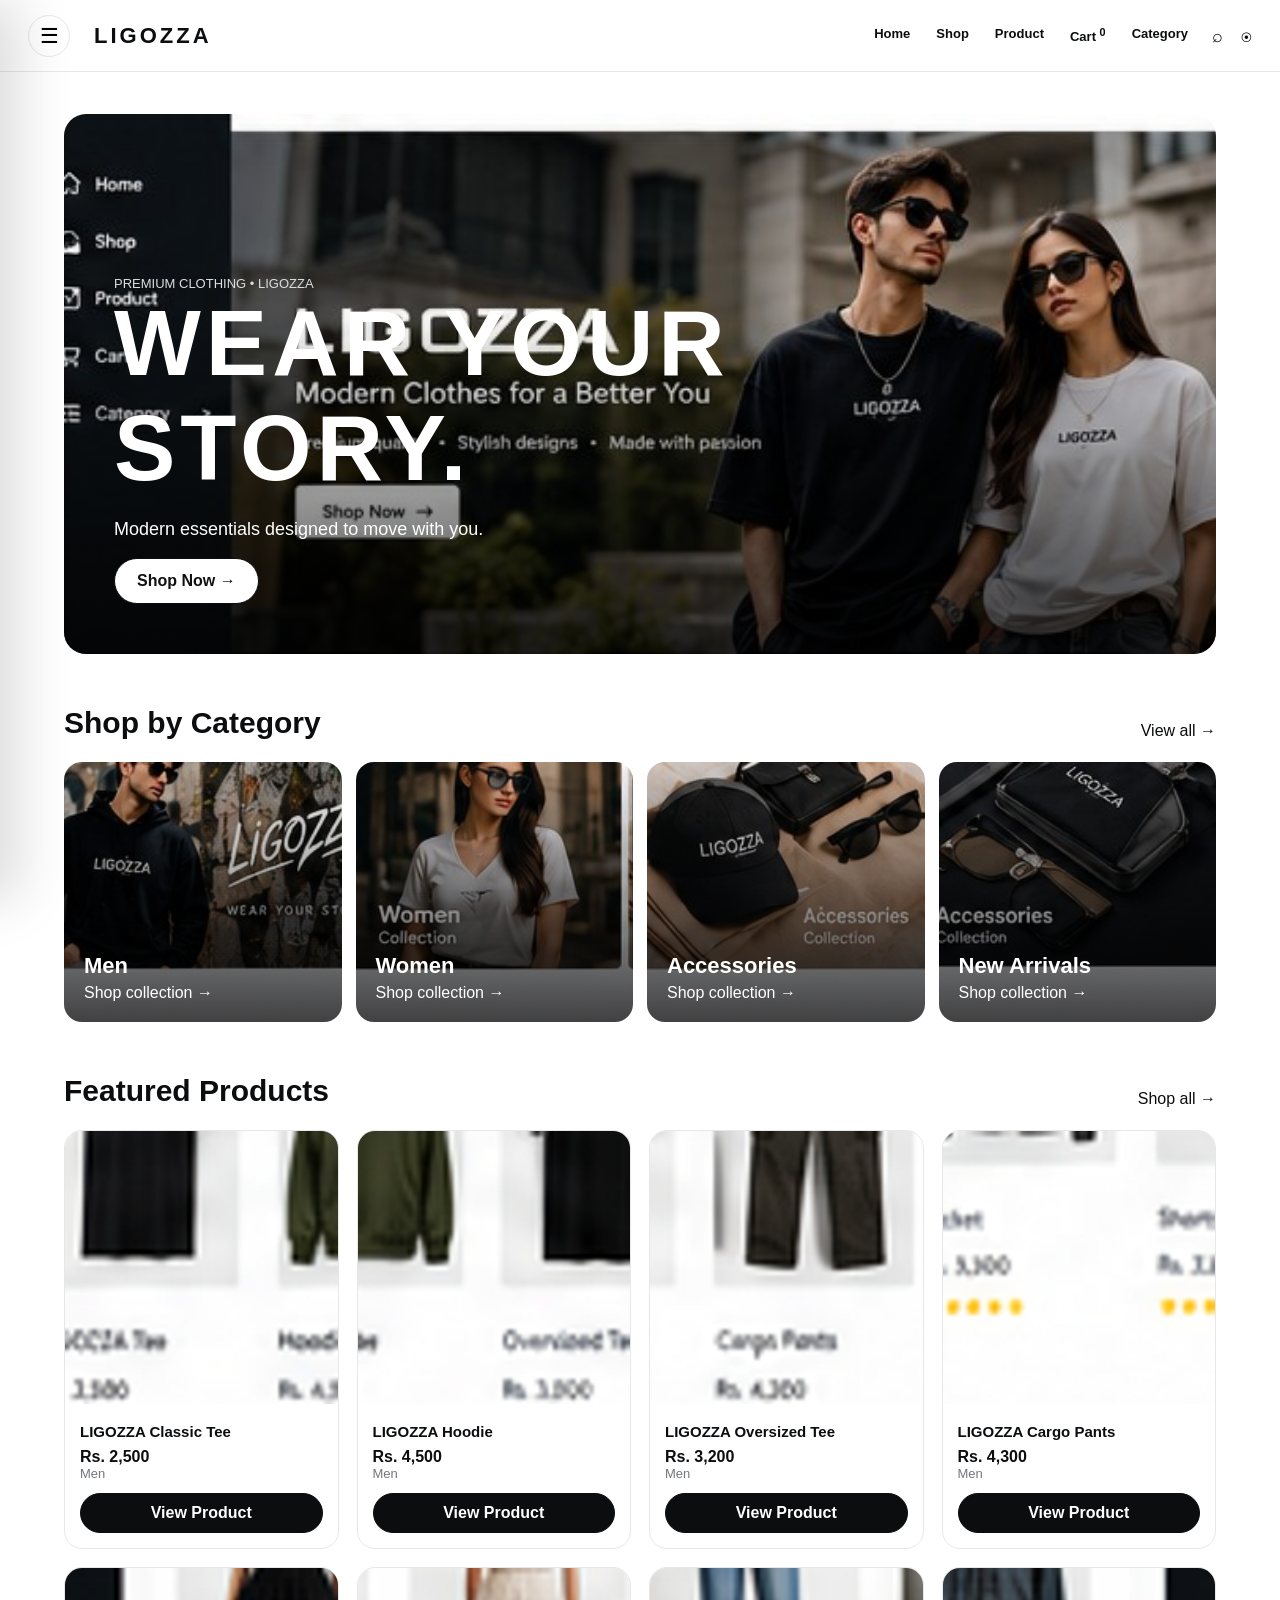
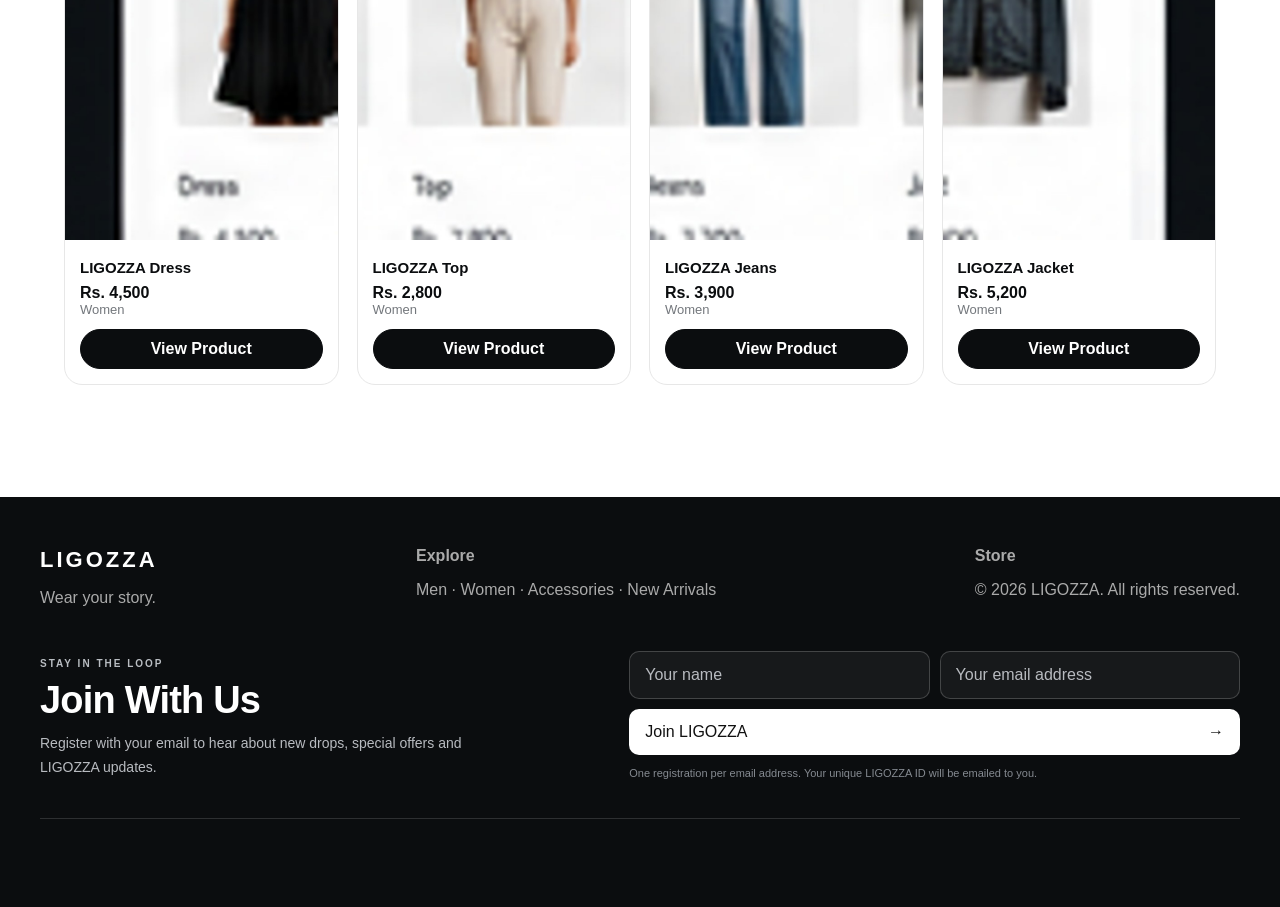
<file: index.html>
<!doctype html><html lang="en"><head><meta charset="utf-8"><meta name="viewport" content="width=device-width,initial-scale=1"><title>Home — LIGOZZA</title><link rel="stylesheet" href="style.css"></head><body>
<header class="topbar"><button class="hamb">☰</button><a class="brand" href="index.html">LIGOZZA</a><nav class="nav"><a href="index.html">Home</a><a href="shop.html">Shop</a><a href="product.html?id=1">Product</a><a href="cart.html">Cart <sup class="cart-count">0</sup></a><a href="category.html">Category</a></nav><div class="icons">⌕　◉</div></header>
<aside class="drawer"><button class="close">×</button><h2>LIGOZZA</h2><a href="index.html">Home</a><a href="shop.html">Shop</a><a href="product.html?id=1">Product</a><a href="cart.html">Cart</a><a href="category.html">Category</a><small>CATEGORIES</small><a href="men.html">Men</a><a href="women.html">Women</a><a href="accessories.html">Accessories</a><a href="new-arrivals.html">New Arrivals</a><small>MANAGE</small><a href="admin.html">Edit Products</a></aside>
<main class="container"><section class="hero" style="background-image:url('assets/hero.jpg')"><div><div class="muted" style="color:#ddd">PREMIUM CLOTHING • LIGOZZA</div><h1>WEAR YOUR<br>STORY.</h1><p>Modern essentials designed to move with you.</p><a class="btn light" href="shop.html">Shop Now →</a></div></section>
<div class="section-title"><h2>Shop by Category</h2><a href="category.html">View all →</a></div><section class="cat-grid"><a class="cat" style="background-image:url('assets/men.jpg')" href="men.html"><div><h3>Men</h3>Shop collection →</div></a><a class="cat" style="background-image:url('assets/women.jpg')" href="women.html"><div><h3>Women</h3>Shop collection →</div></a><a class="cat" style="background-image:url('assets/accessories.jpg')" href="accessories.html"><div><h3>Accessories</h3>Shop collection →</div></a><a class="cat" style="background-image:url('assets/new.jpg')" href="new-arrivals.html"><div><h3>New Arrivals</h3>Shop collection →</div></a></section>
<div class="section-title"><h2>Featured Products</h2><a href="shop.html">Shop all →</a></div><section class="grid" id="featured"></section></main><footer><div class="foot"><div><div class="brand">LIGOZZA</div><p>Wear your story.</p></div><div><b>Explore</b><p>Men · Women · Accessories · New Arrivals</p></div><div><b>Store</b><p>© 2026 LIGOZZA. All rights reserved.</p></div></div><div class="join-us">
  <div class="join-copy"><span class="join-kicker">STAY IN THE LOOP</span><h2>Join With Us</h2><p>Register with your email to hear about new drops, special offers and LIGOZZA updates.</p></div>
  <form class="join-form" action="https://YOUR-PHP-HOSTING-DOMAIN/register.php" method="POST">
    <label class="sr-only" for="join-name">Your name</label><input id="join-name" type="text" name="name" placeholder="Your name" autocomplete="name" maxlength="120" required>
    <label class="sr-only" for="join-email">Your email address</label><input id="join-email" type="email" name="email" placeholder="Your email address" autocomplete="email" maxlength="254" required>
    <label class="sr-only" for="join-website">Leave this field empty</label><input id="join-website" type="text" name="website" tabindex="-1" autocomplete="off" style="position:absolute;left:-10000px" aria-hidden="true">
    <button type="submit">Join LIGOZZA <span aria-hidden="true">→</span></button>
    <small>One registration per email address. Your unique LIGOZZA ID will be emailed to you.</small>
  </form>
</div>
</footer><script src="script.js"></script></body></html>
</file>
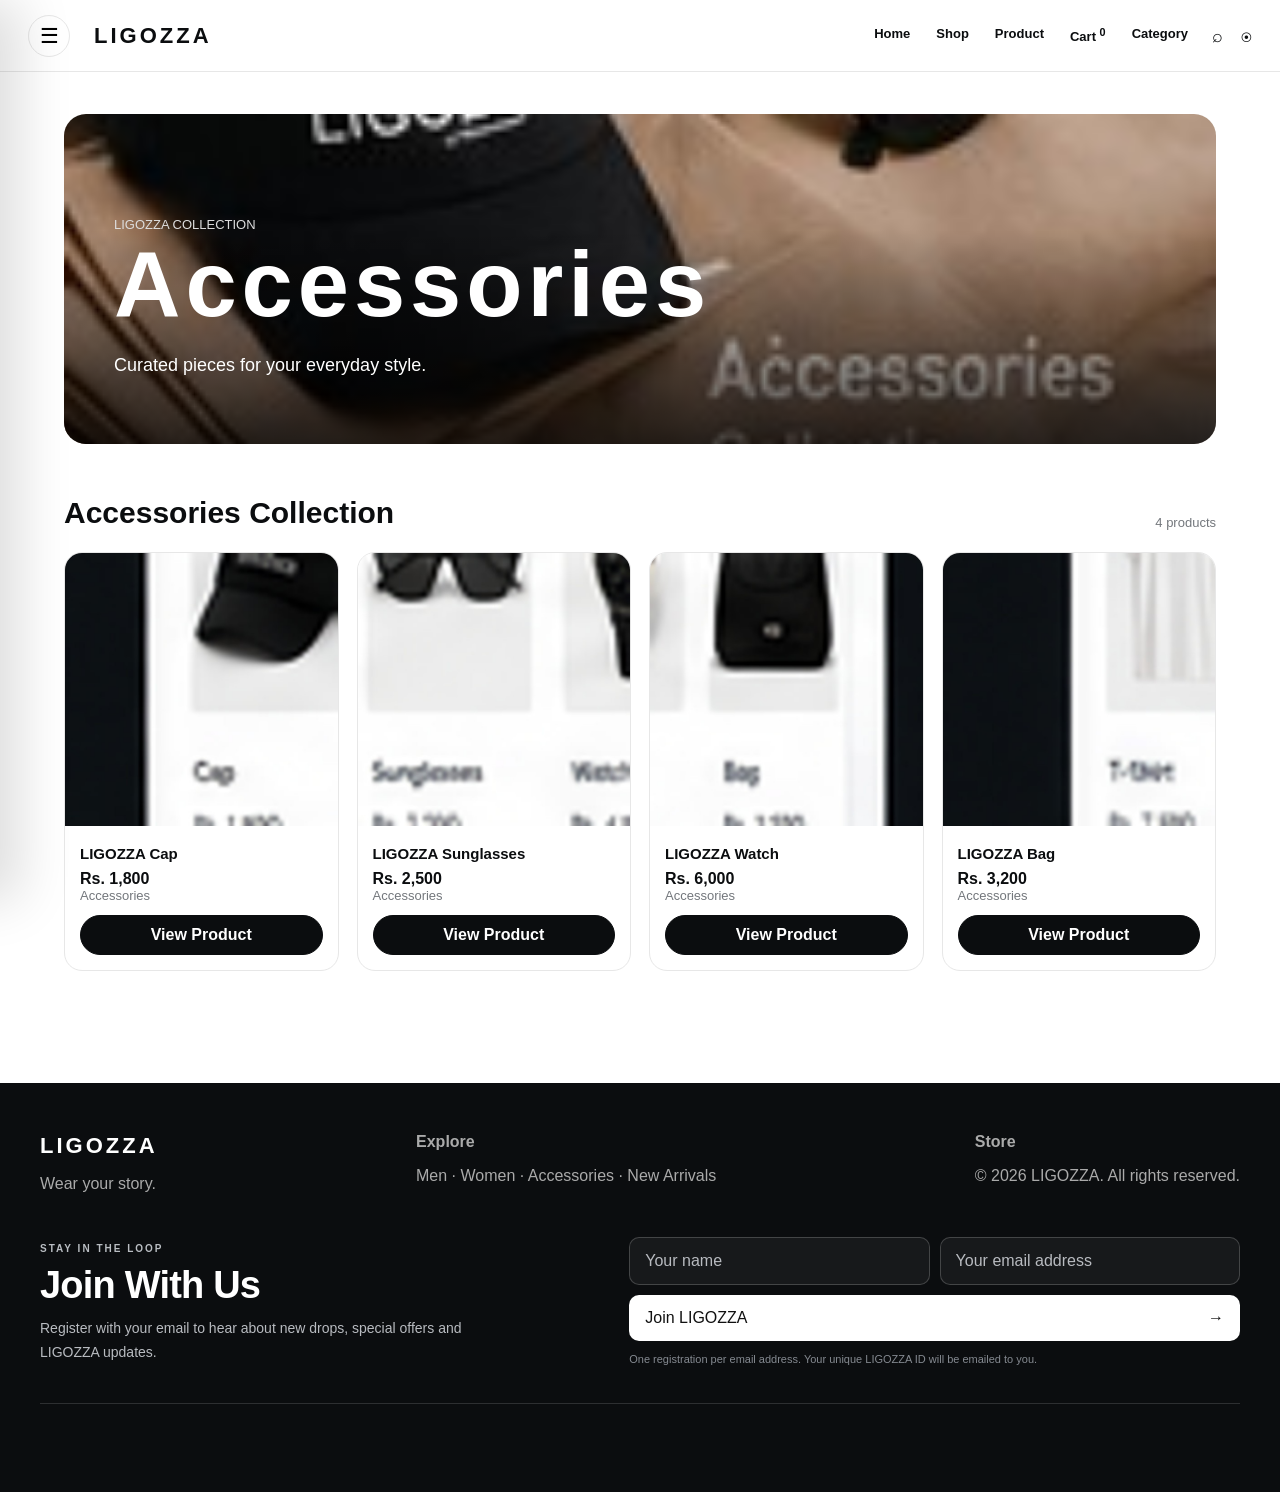
<file: accessories.html>
<!doctype html><html lang="en"><head><meta charset="utf-8"><meta name="viewport" content="width=device-width,initial-scale=1"><title>Accessories — LIGOZZA</title><link rel="stylesheet" href="style.css"></head><body data-category="Accessories">
<header class="topbar"><button class="hamb">☰</button><a class="brand" href="index.html">LIGOZZA</a><nav class="nav"><a href="index.html">Home</a><a href="shop.html">Shop</a><a href="product.html?id=1">Product</a><a href="cart.html">Cart <sup class="cart-count">0</sup></a><a href="category.html">Category</a></nav><div class="icons">⌕　◉</div></header>
<aside class="drawer"><button class="close">×</button><h2>LIGOZZA</h2><a href="index.html">Home</a><a href="shop.html">Shop</a><a href="product.html?id=1">Product</a><a href="cart.html">Cart</a><a href="category.html">Category</a><small>CATEGORIES</small><a href="men.html">Men</a><a href="women.html">Women</a><a href="accessories.html">Accessories</a><a href="new-arrivals.html">New Arrivals</a><small>MANAGE</small><a href="admin.html">Edit Products</a></aside>
<main class="container"><div class="hero" style="min-height:330px;background-image:url('assets/accessories.jpg')"><div><div class="muted" style="color:#ddd">LIGOZZA COLLECTION</div><h1>Accessories</h1><p>Curated pieces for your everyday style.</p></div></div><div class="section-title"><h2>Accessories Collection</h2><span class="muted">4 products</span></div><section class="grid" id="products"></section></main><footer><div class="foot"><div><div class="brand">LIGOZZA</div><p>Wear your story.</p></div><div><b>Explore</b><p>Men · Women · Accessories · New Arrivals</p></div><div><b>Store</b><p>© 2026 LIGOZZA. All rights reserved.</p></div></div><div class="join-us">
  <div class="join-copy"><span class="join-kicker">STAY IN THE LOOP</span><h2>Join With Us</h2><p>Register with your email to hear about new drops, special offers and LIGOZZA updates.</p></div>
  <form class="join-form" action="https://YOUR-PHP-HOSTING-DOMAIN/register.php" method="POST">
    <label class="sr-only" for="join-name">Your name</label><input id="join-name" type="text" name="name" placeholder="Your name" autocomplete="name" maxlength="120" required>
    <label class="sr-only" for="join-email">Your email address</label><input id="join-email" type="email" name="email" placeholder="Your email address" autocomplete="email" maxlength="254" required>
    <label class="sr-only" for="join-website">Leave this field empty</label><input id="join-website" type="text" name="website" tabindex="-1" autocomplete="off" style="position:absolute;left:-10000px" aria-hidden="true">
    <button type="submit">Join LIGOZZA <span aria-hidden="true">→</span></button>
    <small>One registration per email address. Your unique LIGOZZA ID will be emailed to you.</small>
  </form>
</div>
</footer><script src="script.js"></script></body></html>
</file>
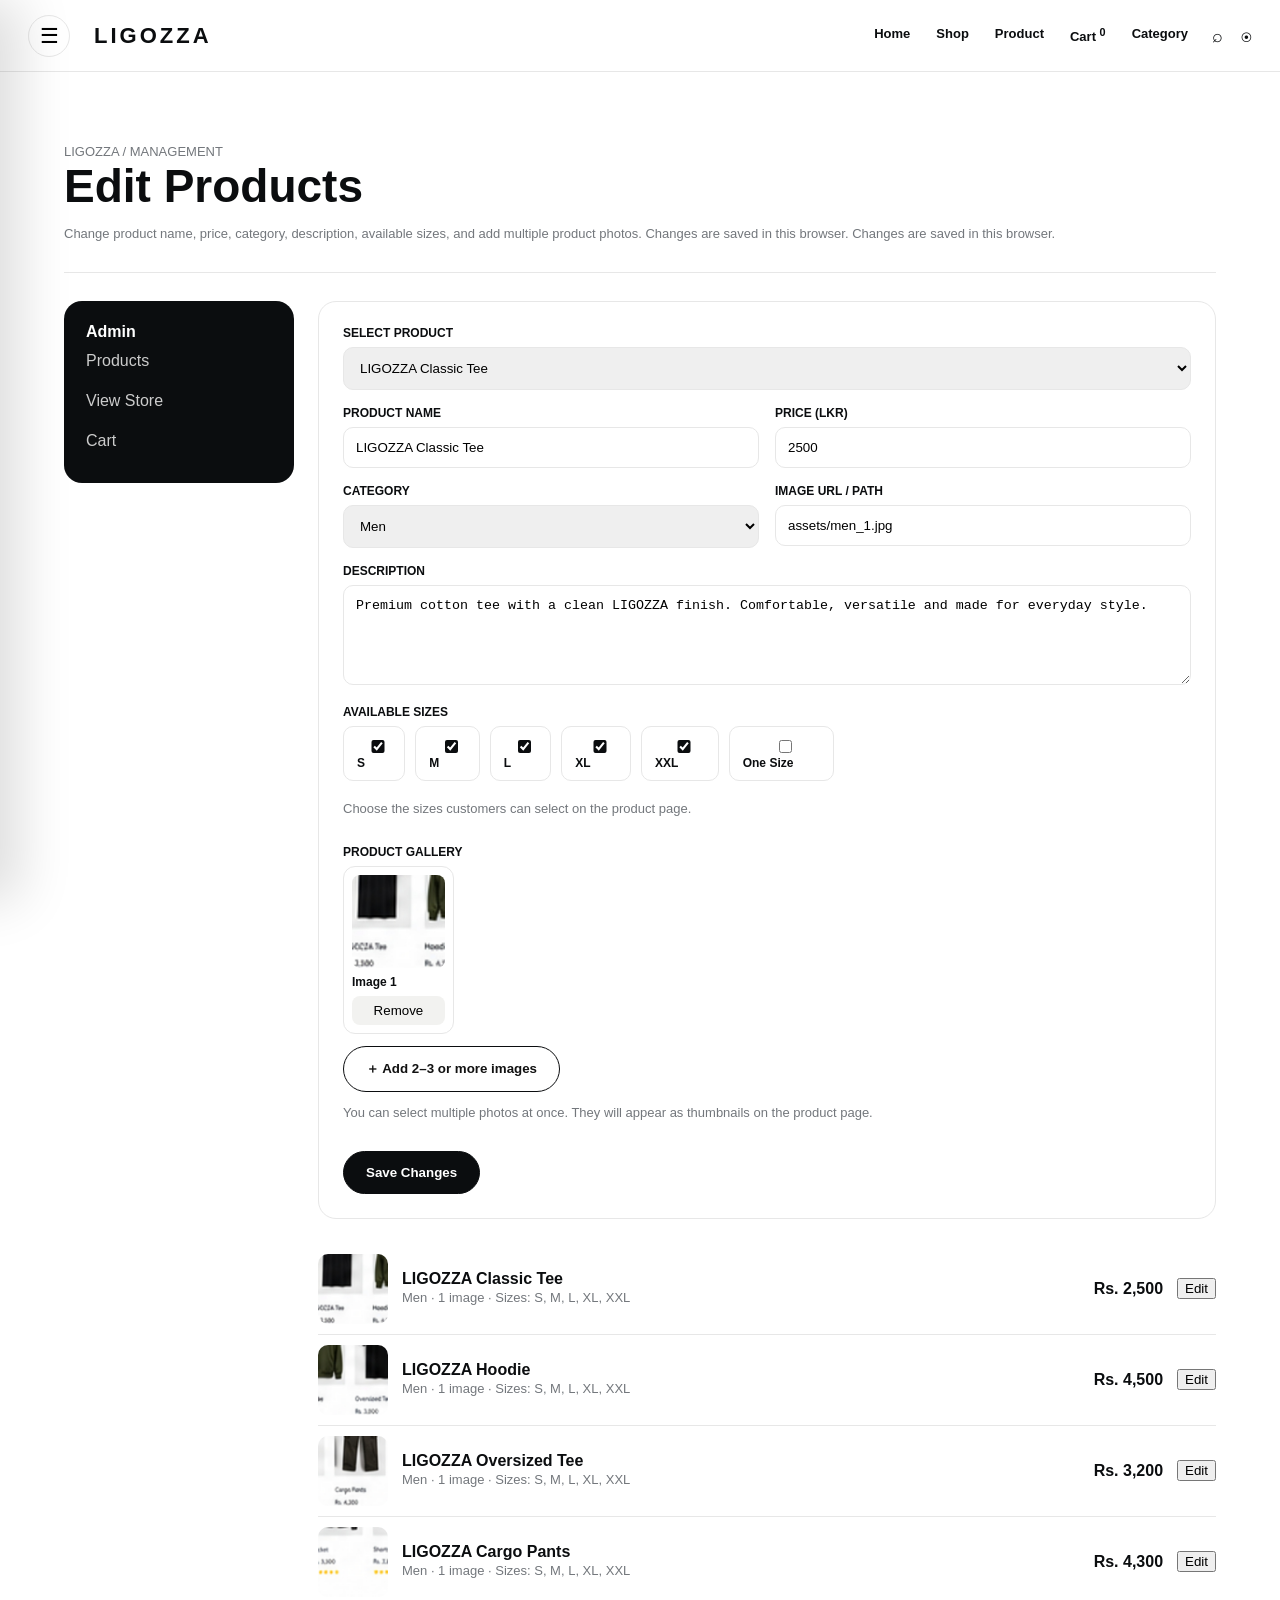
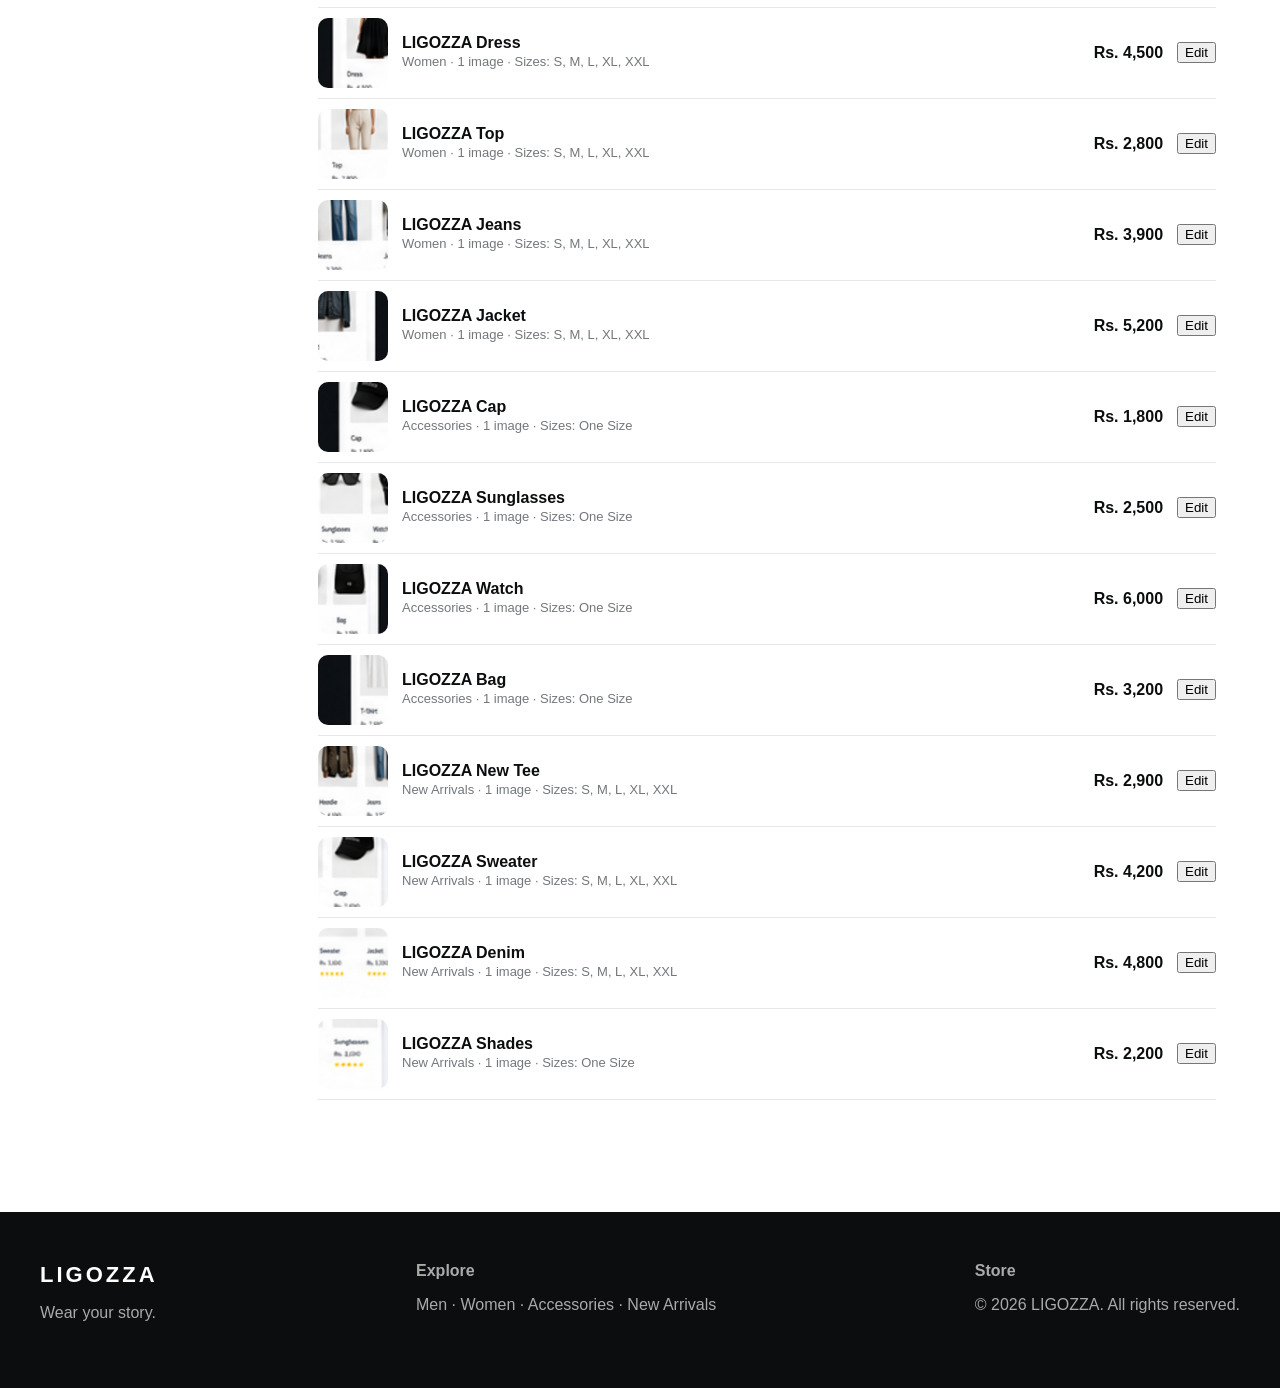
<file: admin.html>
<!doctype html><html lang="en"><head><meta charset="utf-8"><meta name="viewport" content="width=device-width,initial-scale=1"><title>Edit Products — LIGOZZA</title><link rel="stylesheet" href="style.css"></head><body>
<header class="topbar"><button class="hamb">☰</button><a class="brand" href="index.html">LIGOZZA</a><nav class="nav"><a href="index.html">Home</a><a href="shop.html">Shop</a><a href="product.html?id=1">Product</a><a href="cart.html">Cart <sup class="cart-count">0</sup></a><a href="category.html">Category</a></nav><div class="icons">⌕　◉</div></header>
<aside class="drawer"><button class="close">×</button><h2>LIGOZZA</h2><a href="index.html">Home</a><a href="shop.html">Shop</a><a href="product.html?id=1">Product</a><a href="cart.html">Cart</a><a href="category.html">Category</a><small>CATEGORIES</small><a href="men.html">Men</a><a href="women.html">Women</a><a href="accessories.html">Accessories</a><a href="new-arrivals.html">New Arrivals</a><small>MANAGE</small><a href="admin.html">Edit Products</a></aside>
<main class="container"><div class="pagehead"><div class="muted">LIGOZZA / MANAGEMENT</div><h1>Edit Products</h1><p class="muted">Change product name, price, category, description, available sizes, and add multiple product photos. Changes are saved in this browser. Changes are saved in this browser.</p></div><section class="admin"><aside class="side"><b>Admin</b><a>Products</a><a href="shop.html">View Store</a><a href="cart.html">Cart</a></aside><div><div class="form"><div class="field"><label>SELECT PRODUCT</label><select id="editId"></select></div><div class="form-grid" style="margin-top:16px"><div class="field"><label>PRODUCT NAME</label><input id="name"></div><div class="field"><label>PRICE (LKR)</label><input id="price" type="number"></div><div class="field"><label>CATEGORY</label><select id="category"><option>Men</option><option>Women</option><option>Accessories</option><option>New Arrivals</option></select></div><div class="field"><label>IMAGE URL / PATH</label><input id="img"></div><div class="field full"><label>DESCRIPTION</label><textarea id="desc"></textarea></div><div class="field full"><label>AVAILABLE SIZES</label><div class="size-editor" id="sizes"><label><input type="checkbox" value="S"> S</label><label><input type="checkbox" value="M"> M</label><label><input type="checkbox" value="L"> L</label><label><input type="checkbox" value="XL"> XL</label><label><input type="checkbox" value="XXL"> XXL</label><label><input type="checkbox" value="One Size"> One Size</label></div><p class="muted">Choose the sizes customers can select on the product page.</p></div><div class="field full"><label>PRODUCT GALLERY</label><div id="gallery-list" class="gallery-admin"></div><input id="files" type="file" accept="image/*" multiple hidden><button type="button" class="btn light" id="addImages" style="margin-top:12px">＋ Add 2–3 or more images</button><p class="muted">You can select multiple photos at once. They will appear as thumbnails on the product page.</p></div></div><button class="btn" id="save" style="margin-top:18px">Save Changes</button></div><div class="adminlist" id="admin-list"></div></div></section></main><footer><div class="foot"><div><div class="brand">LIGOZZA</div><p>Wear your story.</p></div><div><b>Explore</b><p>Men · Women · Accessories · New Arrivals</p></div><div><b>Store</b><p>© 2026 LIGOZZA. All rights reserved.</p></div></div></footer><script src="script.js"></script></body></html>
</file>
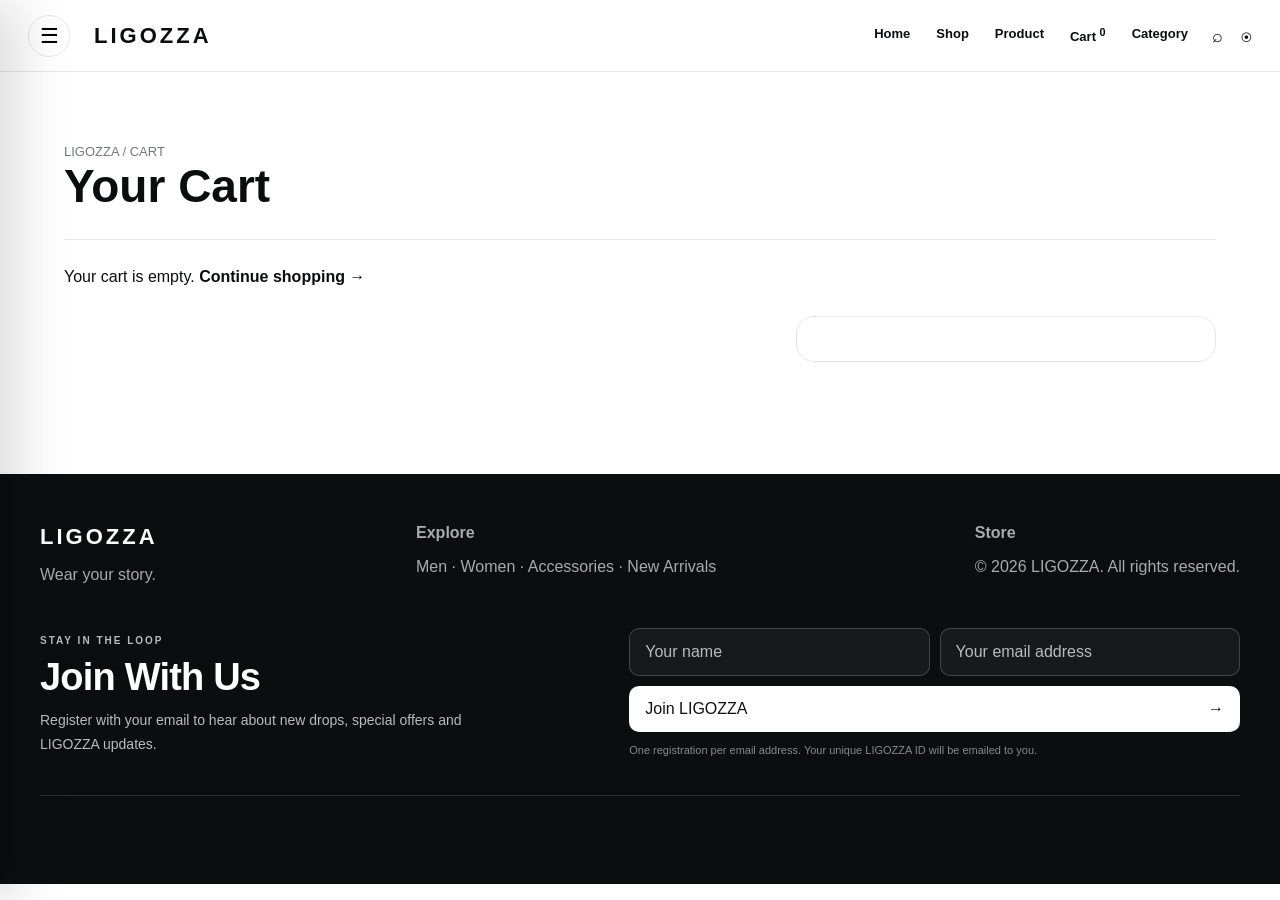
<file: cart.html>
<!doctype html><html lang="en"><head><meta charset="utf-8"><meta name="viewport" content="width=device-width,initial-scale=1"><title>Cart — LIGOZZA</title><link rel="stylesheet" href="style.css"></head><body>
<header class="topbar"><button class="hamb">☰</button><a class="brand" href="index.html">LIGOZZA</a><nav class="nav"><a href="index.html">Home</a><a href="shop.html">Shop</a><a href="product.html?id=1">Product</a><a href="cart.html">Cart <sup class="cart-count">0</sup></a><a href="category.html">Category</a></nav><div class="icons">⌕　◉</div></header>
<aside class="drawer"><button class="close">×</button><h2>LIGOZZA</h2><a href="index.html">Home</a><a href="shop.html">Shop</a><a href="product.html?id=1">Product</a><a href="cart.html">Cart</a><a href="category.html">Category</a><small>CATEGORIES</small><a href="men.html">Men</a><a href="women.html">Women</a><a href="accessories.html">Accessories</a><a href="new-arrivals.html">New Arrivals</a><small>MANAGE</small><a href="admin.html">Edit Products</a></aside>
<main class="container"><div class="pagehead"><div class="muted">LIGOZZA / CART</div><h1>Your Cart</h1></div><div id="cart-list"></div><div class="summary" id="summary"></div></main><footer><div class="foot"><div><div class="brand">LIGOZZA</div><p>Wear your story.</p></div><div><b>Explore</b><p>Men · Women · Accessories · New Arrivals</p></div><div><b>Store</b><p>© 2026 LIGOZZA. All rights reserved.</p></div></div><div class="join-us">
  <div class="join-copy"><span class="join-kicker">STAY IN THE LOOP</span><h2>Join With Us</h2><p>Register with your email to hear about new drops, special offers and LIGOZZA updates.</p></div>
  <form class="join-form" action="https://YOUR-PHP-HOSTING-DOMAIN/register.php" method="POST">
    <label class="sr-only" for="join-name">Your name</label><input id="join-name" type="text" name="name" placeholder="Your name" autocomplete="name" maxlength="120" required>
    <label class="sr-only" for="join-email">Your email address</label><input id="join-email" type="email" name="email" placeholder="Your email address" autocomplete="email" maxlength="254" required>
    <label class="sr-only" for="join-website">Leave this field empty</label><input id="join-website" type="text" name="website" tabindex="-1" autocomplete="off" style="position:absolute;left:-10000px" aria-hidden="true">
    <button type="submit">Join LIGOZZA <span aria-hidden="true">→</span></button>
    <small>One registration per email address. Your unique LIGOZZA ID will be emailed to you.</small>
  </form>
</div>
</footer><script src="script.js"></script></body></html>
</file>
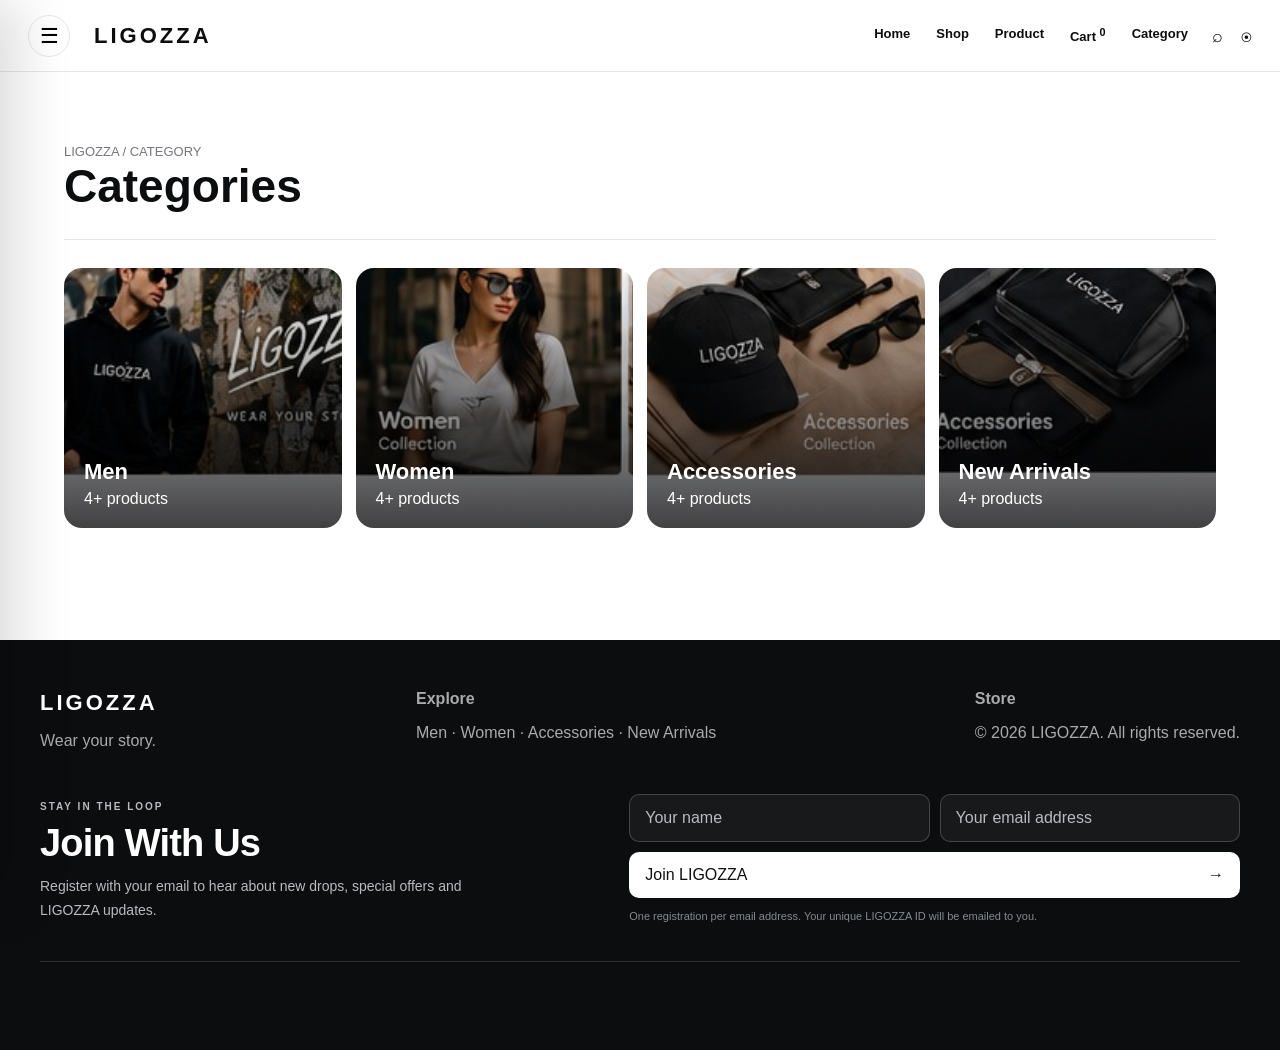
<file: category.html>
<!doctype html><html lang="en"><head><meta charset="utf-8"><meta name="viewport" content="width=device-width,initial-scale=1"><title>Category — LIGOZZA</title><link rel="stylesheet" href="style.css"></head><body>
<header class="topbar"><button class="hamb">☰</button><a class="brand" href="index.html">LIGOZZA</a><nav class="nav"><a href="index.html">Home</a><a href="shop.html">Shop</a><a href="product.html?id=1">Product</a><a href="cart.html">Cart <sup class="cart-count">0</sup></a><a href="category.html">Category</a></nav><div class="icons">⌕　◉</div></header>
<aside class="drawer"><button class="close">×</button><h2>LIGOZZA</h2><a href="index.html">Home</a><a href="shop.html">Shop</a><a href="product.html?id=1">Product</a><a href="cart.html">Cart</a><a href="category.html">Category</a><small>CATEGORIES</small><a href="men.html">Men</a><a href="women.html">Women</a><a href="accessories.html">Accessories</a><a href="new-arrivals.html">New Arrivals</a><small>MANAGE</small><a href="admin.html">Edit Products</a></aside>
<main class="container"><div class="pagehead"><div class="muted">LIGOZZA / CATEGORY</div><h1>Categories</h1></div><section class="cat-grid"><a class="cat" style="background-image:url('assets/men.jpg')" href="men.html"><div><h3>Men</h3>4+ products</div></a><a class="cat" style="background-image:url('assets/women.jpg')" href="women.html"><div><h3>Women</h3>4+ products</div></a><a class="cat" style="background-image:url('assets/accessories.jpg')" href="accessories.html"><div><h3>Accessories</h3>4+ products</div></a><a class="cat" style="background-image:url('assets/new.jpg')" href="new-arrivals.html"><div><h3>New Arrivals</h3>4+ products</div></a></section></main><footer><div class="foot"><div><div class="brand">LIGOZZA</div><p>Wear your story.</p></div><div><b>Explore</b><p>Men · Women · Accessories · New Arrivals</p></div><div><b>Store</b><p>© 2026 LIGOZZA. All rights reserved.</p></div></div><div class="join-us">
  <div class="join-copy"><span class="join-kicker">STAY IN THE LOOP</span><h2>Join With Us</h2><p>Register with your email to hear about new drops, special offers and LIGOZZA updates.</p></div>
  <form class="join-form" action="https://YOUR-PHP-HOSTING-DOMAIN/register.php" method="POST">
    <label class="sr-only" for="join-name">Your name</label><input id="join-name" type="text" name="name" placeholder="Your name" autocomplete="name" maxlength="120" required>
    <label class="sr-only" for="join-email">Your email address</label><input id="join-email" type="email" name="email" placeholder="Your email address" autocomplete="email" maxlength="254" required>
    <label class="sr-only" for="join-website">Leave this field empty</label><input id="join-website" type="text" name="website" tabindex="-1" autocomplete="off" style="position:absolute;left:-10000px" aria-hidden="true">
    <button type="submit">Join LIGOZZA <span aria-hidden="true">→</span></button>
    <small>One registration per email address. Your unique LIGOZZA ID will be emailed to you.</small>
  </form>
</div>
</footer><script src="script.js"></script></body></html>
</file>
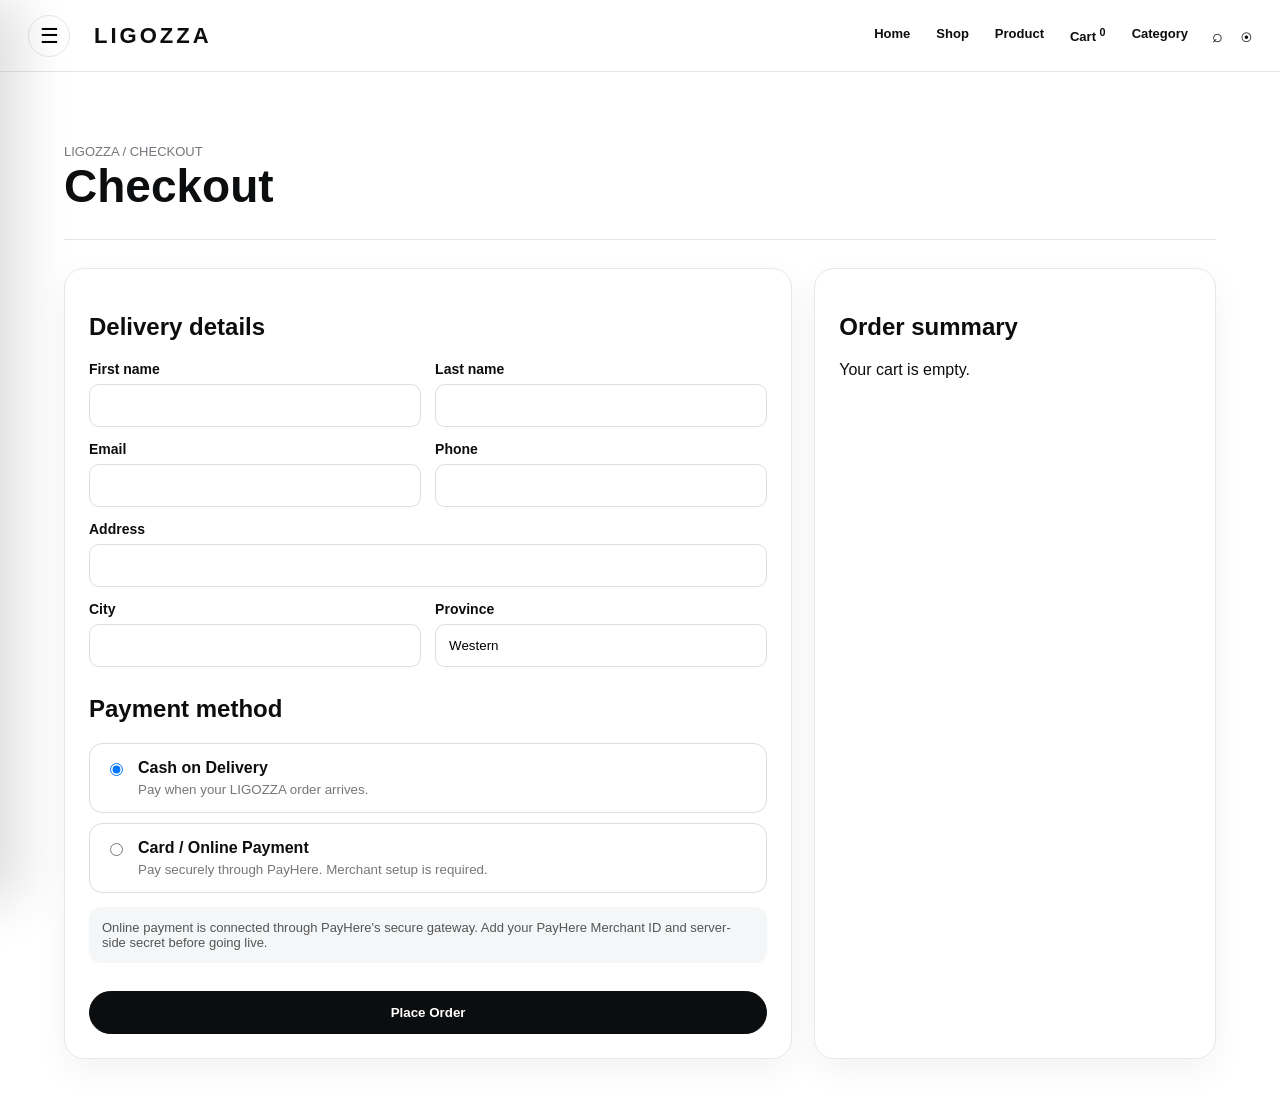
<file: checkout.html>
<!doctype html><html lang="en"><head><meta charset="utf-8"><meta name="viewport" content="width=device-width,initial-scale=1"><title>Checkout — LIGOZZA</title><link rel="stylesheet" href="style.css"></head><body>
<header class="topbar"><button class="hamb">☰</button><a class="brand" href="index.html">LIGOZZA</a><nav class="nav"><a href="index.html">Home</a><a href="shop.html">Shop</a><a href="product.html?id=1">Product</a><a href="cart.html">Cart <sup class="cart-count">0</sup></a><a href="category.html">Category</a></nav><div class="icons">⌕　◉</div></header>
<aside class="drawer"><button class="close">×</button><h2>LIGOZZA</h2><a href="index.html">Home</a><a href="shop.html">Shop</a><a href="product.html?id=1">Product</a><a href="cart.html">Cart</a><a href="category.html">Category</a><small>CATEGORIES</small><a href="men.html">Men</a><a href="women.html">Women</a><a href="accessories.html">Accessories</a><a href="new-arrivals.html">New Arrivals</a><small>MANAGE</small><a href="admin.html">Edit Products</a></aside>
<main class="container checkout-page"><div class="pagehead"><div class="muted">LIGOZZA / CHECKOUT</div><h1>Checkout</h1></div><div class="checkout-grid"><section class="panel"><h2>Delivery details</h2><div class="formgrid"><label>First name<input id="firstName" required></label><label>Last name<input id="lastName" required></label><label>Email<input id="email" type="email" required></label><label>Phone<input id="phone" required></label><label class="full">Address<input id="address" required></label><label>City<input id="city" required></label><label>Province<input id="province" value="Western"></label></div><h2 style="margin-top:28px">Payment method</h2><label class="pay-option"><input type="radio" name="pay" value="cod" checked><span><b>Cash on Delivery</b><small>Pay when your LIGOZZA order arrives.</small></span></label><label class="pay-option"><input type="radio" name="pay" value="payhere"><span><b>Card / Online Payment</b><small>Pay securely through PayHere. Merchant setup is required.</small></span></label><div id="payhere-note" class="notice">Online payment is connected through PayHere's secure gateway. Add your PayHere Merchant ID and server-side secret before going live.</div><button class="btn checkout-btn" onclick="placeOrder()">Place Order</button></section><aside class="panel"><h2>Order summary</h2><div id="checkout-items"></div><div id="checkout-total"></div></aside></div></main><script src="script.js"></script><script src="checkout.js"></script></body></html>
</file>
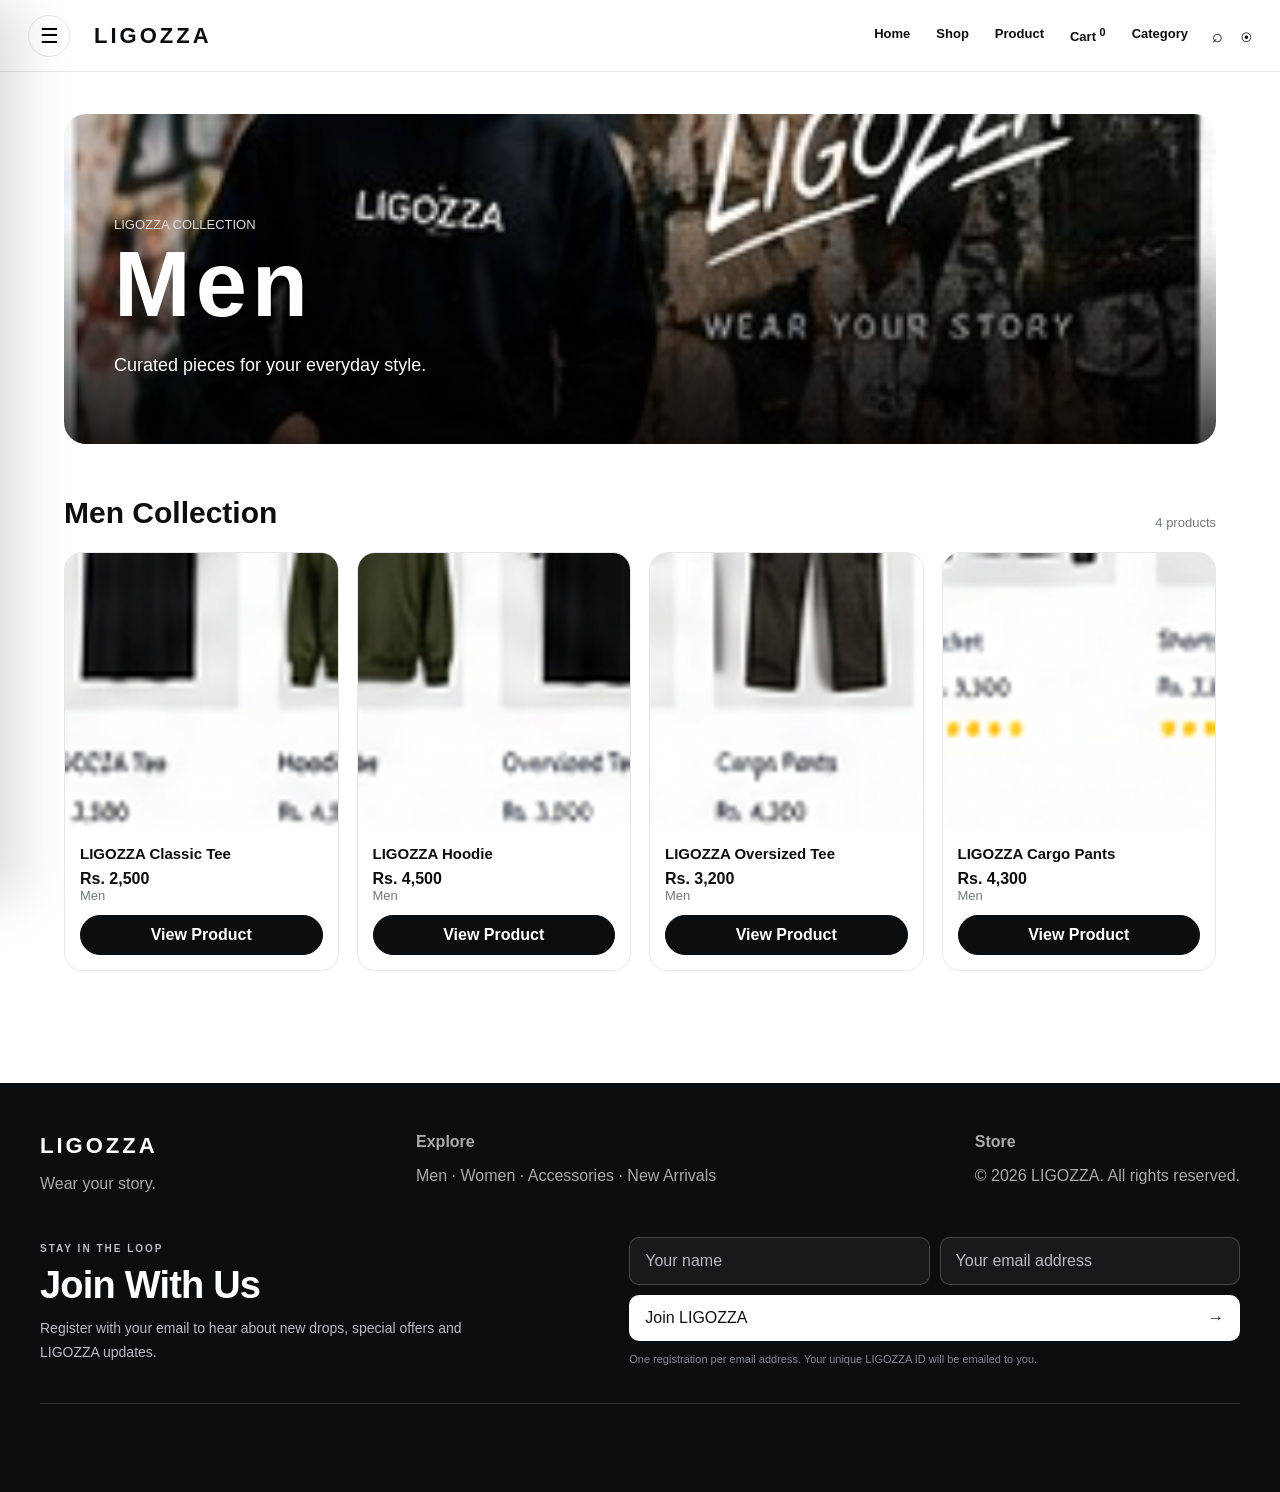
<file: men.html>
<!doctype html><html lang="en"><head><meta charset="utf-8"><meta name="viewport" content="width=device-width,initial-scale=1"><title>Men — LIGOZZA</title><link rel="stylesheet" href="style.css"></head><body data-category="Men">
<header class="topbar"><button class="hamb">☰</button><a class="brand" href="index.html">LIGOZZA</a><nav class="nav"><a href="index.html">Home</a><a href="shop.html">Shop</a><a href="product.html?id=1">Product</a><a href="cart.html">Cart <sup class="cart-count">0</sup></a><a href="category.html">Category</a></nav><div class="icons">⌕　◉</div></header>
<aside class="drawer"><button class="close">×</button><h2>LIGOZZA</h2><a href="index.html">Home</a><a href="shop.html">Shop</a><a href="product.html?id=1">Product</a><a href="cart.html">Cart</a><a href="category.html">Category</a><small>CATEGORIES</small><a href="men.html">Men</a><a href="women.html">Women</a><a href="accessories.html">Accessories</a><a href="new-arrivals.html">New Arrivals</a><small>MANAGE</small><a href="admin.html">Edit Products</a></aside>
<main class="container"><div class="hero" style="min-height:330px;background-image:url('assets/men.jpg')"><div><div class="muted" style="color:#ddd">LIGOZZA COLLECTION</div><h1>Men</h1><p>Curated pieces for your everyday style.</p></div></div><div class="section-title"><h2>Men Collection</h2><span class="muted">4 products</span></div><section class="grid" id="products"></section></main><footer><div class="foot"><div><div class="brand">LIGOZZA</div><p>Wear your story.</p></div><div><b>Explore</b><p>Men · Women · Accessories · New Arrivals</p></div><div><b>Store</b><p>© 2026 LIGOZZA. All rights reserved.</p></div></div><div class="join-us">
  <div class="join-copy"><span class="join-kicker">STAY IN THE LOOP</span><h2>Join With Us</h2><p>Register with your email to hear about new drops, special offers and LIGOZZA updates.</p></div>
  <form class="join-form" action="https://YOUR-PHP-HOSTING-DOMAIN/register.php" method="POST">
    <label class="sr-only" for="join-name">Your name</label><input id="join-name" type="text" name="name" placeholder="Your name" autocomplete="name" maxlength="120" required>
    <label class="sr-only" for="join-email">Your email address</label><input id="join-email" type="email" name="email" placeholder="Your email address" autocomplete="email" maxlength="254" required>
    <label class="sr-only" for="join-website">Leave this field empty</label><input id="join-website" type="text" name="website" tabindex="-1" autocomplete="off" style="position:absolute;left:-10000px" aria-hidden="true">
    <button type="submit">Join LIGOZZA <span aria-hidden="true">→</span></button>
    <small>One registration per email address. Your unique LIGOZZA ID will be emailed to you.</small>
  </form>
</div>
</footer><script src="script.js"></script></body></html>
</file>
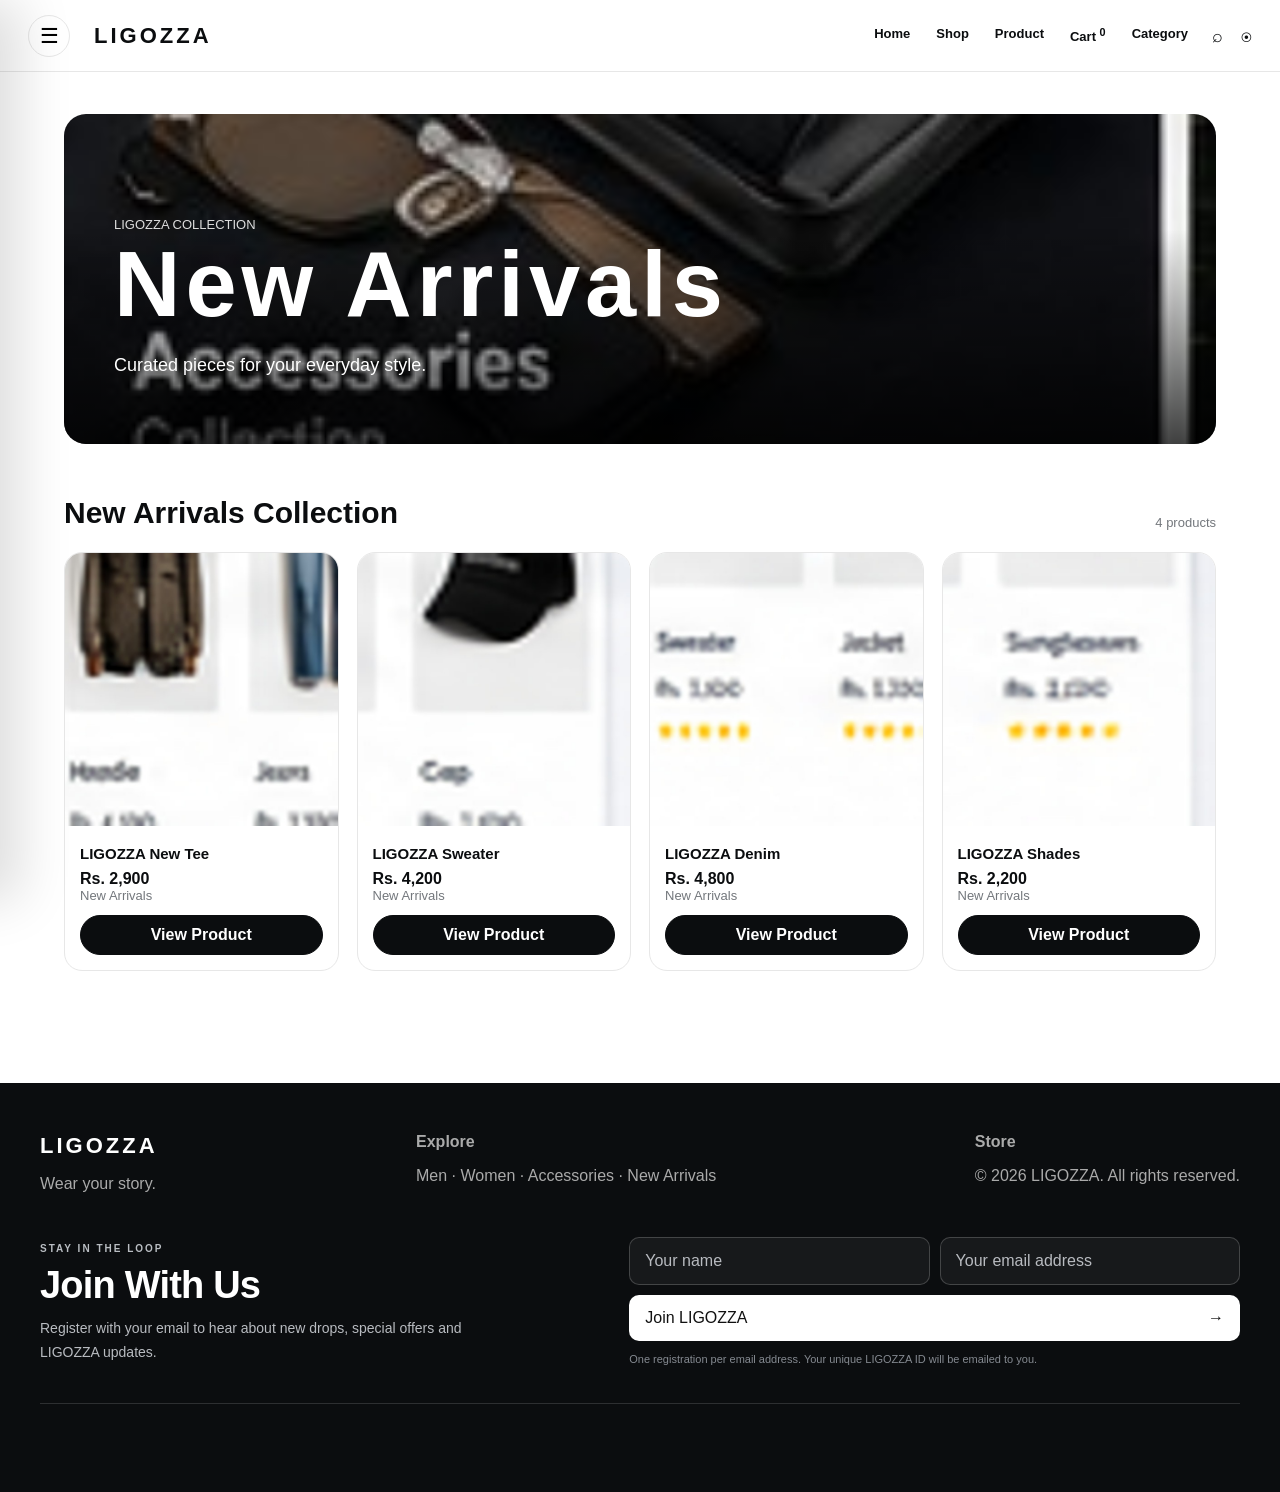
<file: new-arrivals.html>
<!doctype html><html lang="en"><head><meta charset="utf-8"><meta name="viewport" content="width=device-width,initial-scale=1"><title>New Arrivals — LIGOZZA</title><link rel="stylesheet" href="style.css"></head><body data-category="New Arrivals">
<header class="topbar"><button class="hamb">☰</button><a class="brand" href="index.html">LIGOZZA</a><nav class="nav"><a href="index.html">Home</a><a href="shop.html">Shop</a><a href="product.html?id=1">Product</a><a href="cart.html">Cart <sup class="cart-count">0</sup></a><a href="category.html">Category</a></nav><div class="icons">⌕　◉</div></header>
<aside class="drawer"><button class="close">×</button><h2>LIGOZZA</h2><a href="index.html">Home</a><a href="shop.html">Shop</a><a href="product.html?id=1">Product</a><a href="cart.html">Cart</a><a href="category.html">Category</a><small>CATEGORIES</small><a href="men.html">Men</a><a href="women.html">Women</a><a href="accessories.html">Accessories</a><a href="new-arrivals.html">New Arrivals</a><small>MANAGE</small><a href="admin.html">Edit Products</a></aside>
<main class="container"><div class="hero" style="min-height:330px;background-image:url('assets/new.jpg')"><div><div class="muted" style="color:#ddd">LIGOZZA COLLECTION</div><h1>New Arrivals</h1><p>Curated pieces for your everyday style.</p></div></div><div class="section-title"><h2>New Arrivals Collection</h2><span class="muted">4 products</span></div><section class="grid" id="products"></section></main><footer><div class="foot"><div><div class="brand">LIGOZZA</div><p>Wear your story.</p></div><div><b>Explore</b><p>Men · Women · Accessories · New Arrivals</p></div><div><b>Store</b><p>© 2026 LIGOZZA. All rights reserved.</p></div></div><div class="join-us">
  <div class="join-copy"><span class="join-kicker">STAY IN THE LOOP</span><h2>Join With Us</h2><p>Register with your email to hear about new drops, special offers and LIGOZZA updates.</p></div>
  <form class="join-form" action="https://YOUR-PHP-HOSTING-DOMAIN/register.php" method="POST">
    <label class="sr-only" for="join-name">Your name</label><input id="join-name" type="text" name="name" placeholder="Your name" autocomplete="name" maxlength="120" required>
    <label class="sr-only" for="join-email">Your email address</label><input id="join-email" type="email" name="email" placeholder="Your email address" autocomplete="email" maxlength="254" required>
    <label class="sr-only" for="join-website">Leave this field empty</label><input id="join-website" type="text" name="website" tabindex="-1" autocomplete="off" style="position:absolute;left:-10000px" aria-hidden="true">
    <button type="submit">Join LIGOZZA <span aria-hidden="true">→</span></button>
    <small>One registration per email address. Your unique LIGOZZA ID will be emailed to you.</small>
  </form>
</div>
</footer><script src="script.js"></script></body></html>
</file>
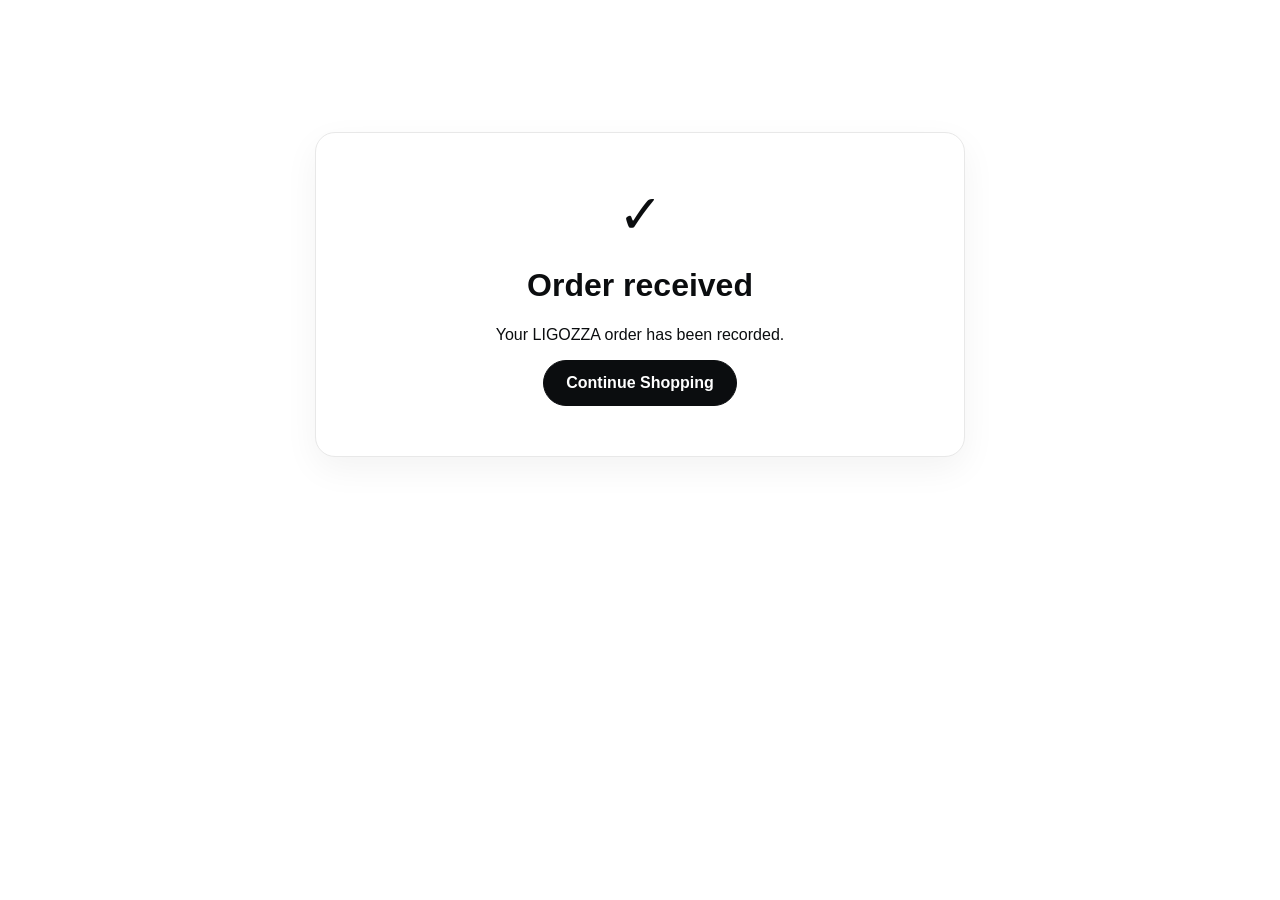
<file: order-success.html>
<!doctype html><html lang="en"><head><meta charset="utf-8"><meta name="viewport" content="width=device-width,initial-scale=1"><title>Order Confirmed — LIGOZZA</title><link rel="stylesheet" href="style.css"></head><body><main class="container"><div class="panel success" style="max-width:650px;margin:90px auto;text-align:center"><div style="font-size:54px">✓</div><h1>Order received</h1><p>Your LIGOZZA order has been recorded.</p><p class="muted" id="oid"></p><a class="btn" href="shop.html">Continue Shopping</a></div></main><script>const id=new URLSearchParams(location.search).get('id');document.getElementById('oid').textContent=id?'Order ID: '+id:'';</script></body></html>
</file>
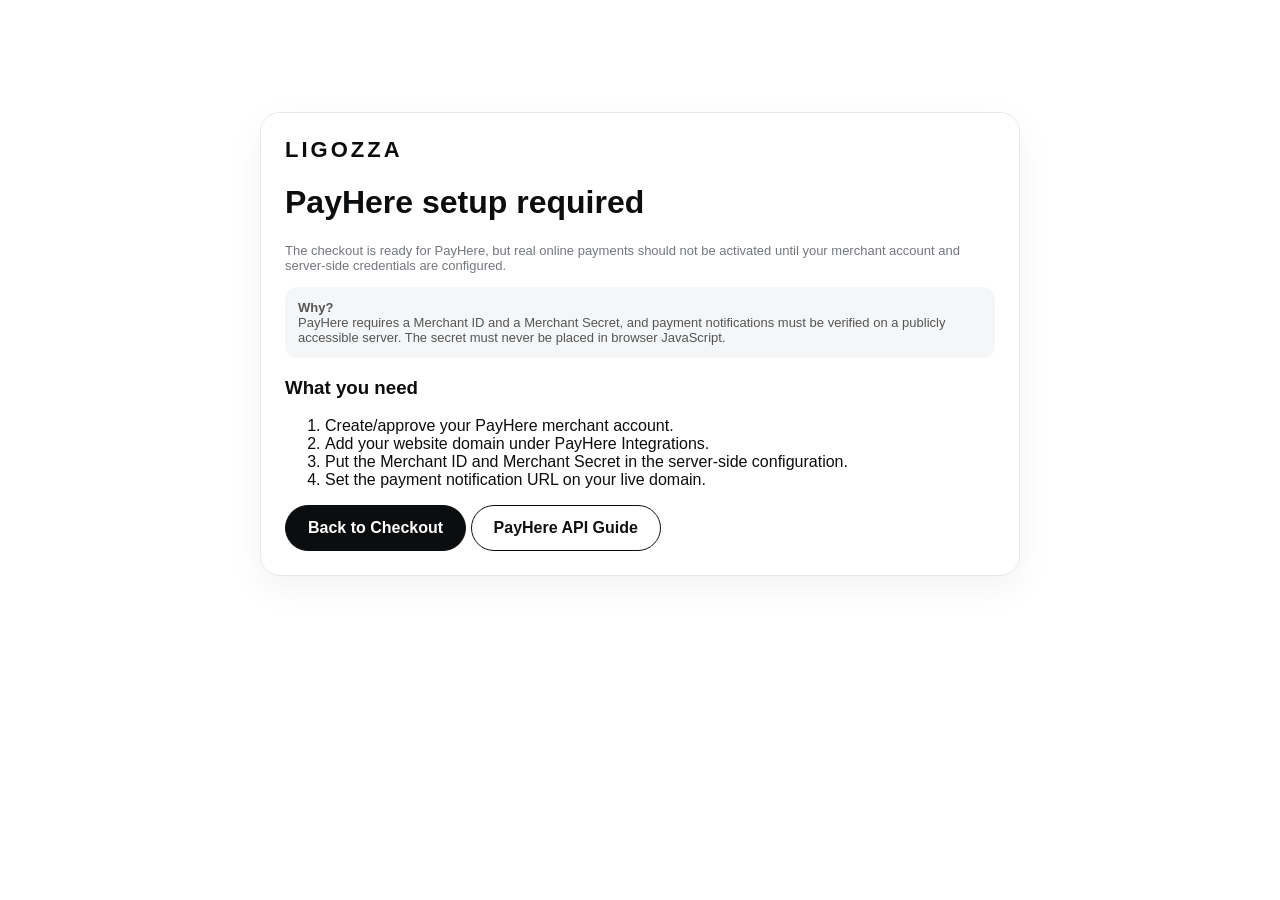
<file: payment-setup.html>
<!doctype html><html lang="en"><head><meta charset="utf-8"><meta name="viewport" content="width=device-width,initial-scale=1"><title>Online Payment Setup — LIGOZZA</title><link rel="stylesheet" href="style.css"></head><body><main class="container"><div class="panel" style="max-width:760px;margin:70px auto"><div class="brand">LIGOZZA</div><h1>PayHere setup required</h1><p class="muted">The checkout is ready for PayHere, but real online payments should not be activated until your merchant account and server-side credentials are configured.</p><div class="notice"><b>Why?</b><br>PayHere requires a Merchant ID and a Merchant Secret, and payment notifications must be verified on a publicly accessible server. The secret must never be placed in browser JavaScript.</div><h3>What you need</h3><ol><li>Create/approve your PayHere merchant account.</li><li>Add your website domain under PayHere Integrations.</li><li>Put the Merchant ID and Merchant Secret in the server-side configuration.</li><li>Set the payment notification URL on your live domain.</li></ol><a class="btn" href="checkout.html">Back to Checkout</a> <a class="btn light" href="https://support.payhere.lk/api-%26-mobile-sdk/checkout-api" target="_blank">PayHere API Guide</a></div></main></body></html>
</file>
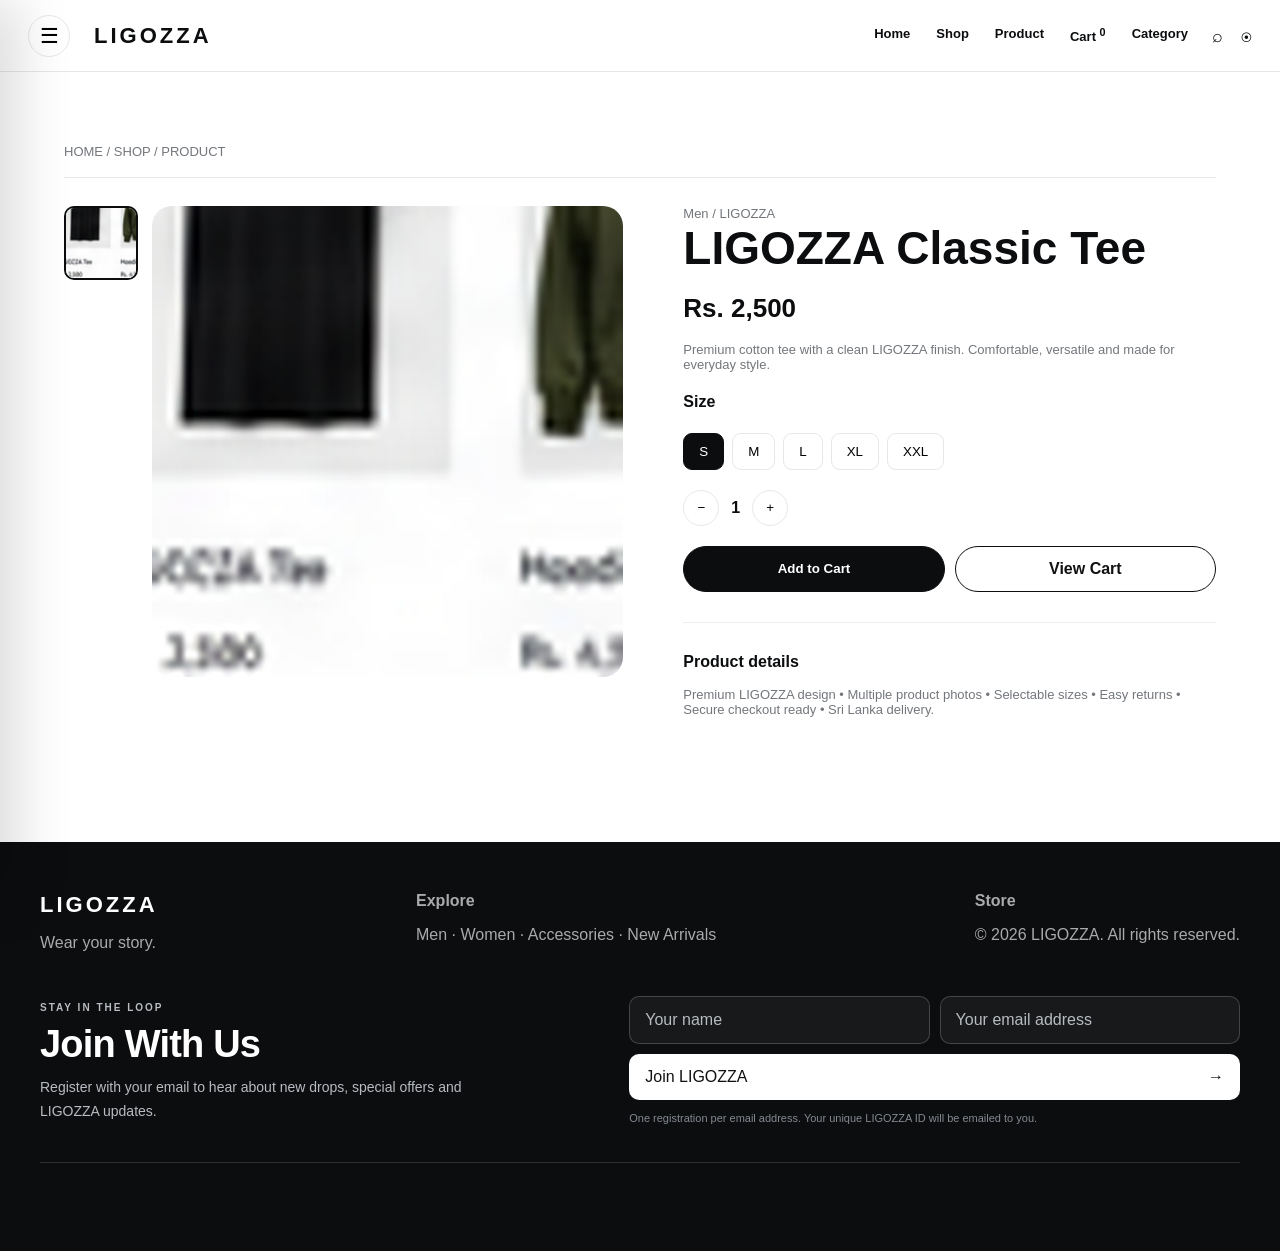
<file: product.html>
<!doctype html><html lang="en"><head><meta charset="utf-8"><meta name="viewport" content="width=device-width,initial-scale=1"><title>Product — LIGOZZA</title><link rel="stylesheet" href="style.css"></head><body>
<header class="topbar"><button class="hamb">☰</button><a class="brand" href="index.html">LIGOZZA</a><nav class="nav"><a href="index.html">Home</a><a href="shop.html">Shop</a><a href="product.html?id=1">Product</a><a href="cart.html">Cart <sup class="cart-count">0</sup></a><a href="category.html">Category</a></nav><div class="icons">⌕　◉</div></header>
<aside class="drawer"><button class="close">×</button><h2>LIGOZZA</h2><a href="index.html">Home</a><a href="shop.html">Shop</a><a href="product.html?id=1">Product</a><a href="cart.html">Cart</a><a href="category.html">Category</a><small>CATEGORIES</small><a href="men.html">Men</a><a href="women.html">Women</a><a href="accessories.html">Accessories</a><a href="new-arrivals.html">New Arrivals</a><small>MANAGE</small><a href="admin.html">Edit Products</a></aside>
<main class="container"><div class="pagehead"><div class="muted">HOME / SHOP / PRODUCT</div></div><section class="product" id="product"></section></main><footer><div class="foot"><div><div class="brand">LIGOZZA</div><p>Wear your story.</p></div><div><b>Explore</b><p>Men · Women · Accessories · New Arrivals</p></div><div><b>Store</b><p>© 2026 LIGOZZA. All rights reserved.</p></div></div><div class="join-us">
  <div class="join-copy"><span class="join-kicker">STAY IN THE LOOP</span><h2>Join With Us</h2><p>Register with your email to hear about new drops, special offers and LIGOZZA updates.</p></div>
  <form class="join-form" action="https://YOUR-PHP-HOSTING-DOMAIN/register.php" method="POST">
    <label class="sr-only" for="join-name">Your name</label><input id="join-name" type="text" name="name" placeholder="Your name" autocomplete="name" maxlength="120" required>
    <label class="sr-only" for="join-email">Your email address</label><input id="join-email" type="email" name="email" placeholder="Your email address" autocomplete="email" maxlength="254" required>
    <label class="sr-only" for="join-website">Leave this field empty</label><input id="join-website" type="text" name="website" tabindex="-1" autocomplete="off" style="position:absolute;left:-10000px" aria-hidden="true">
    <button type="submit">Join LIGOZZA <span aria-hidden="true">→</span></button>
    <small>One registration per email address. Your unique LIGOZZA ID will be emailed to you.</small>
  </form>
</div>
</footer><script src="script.js"></script></body></html>
</file>
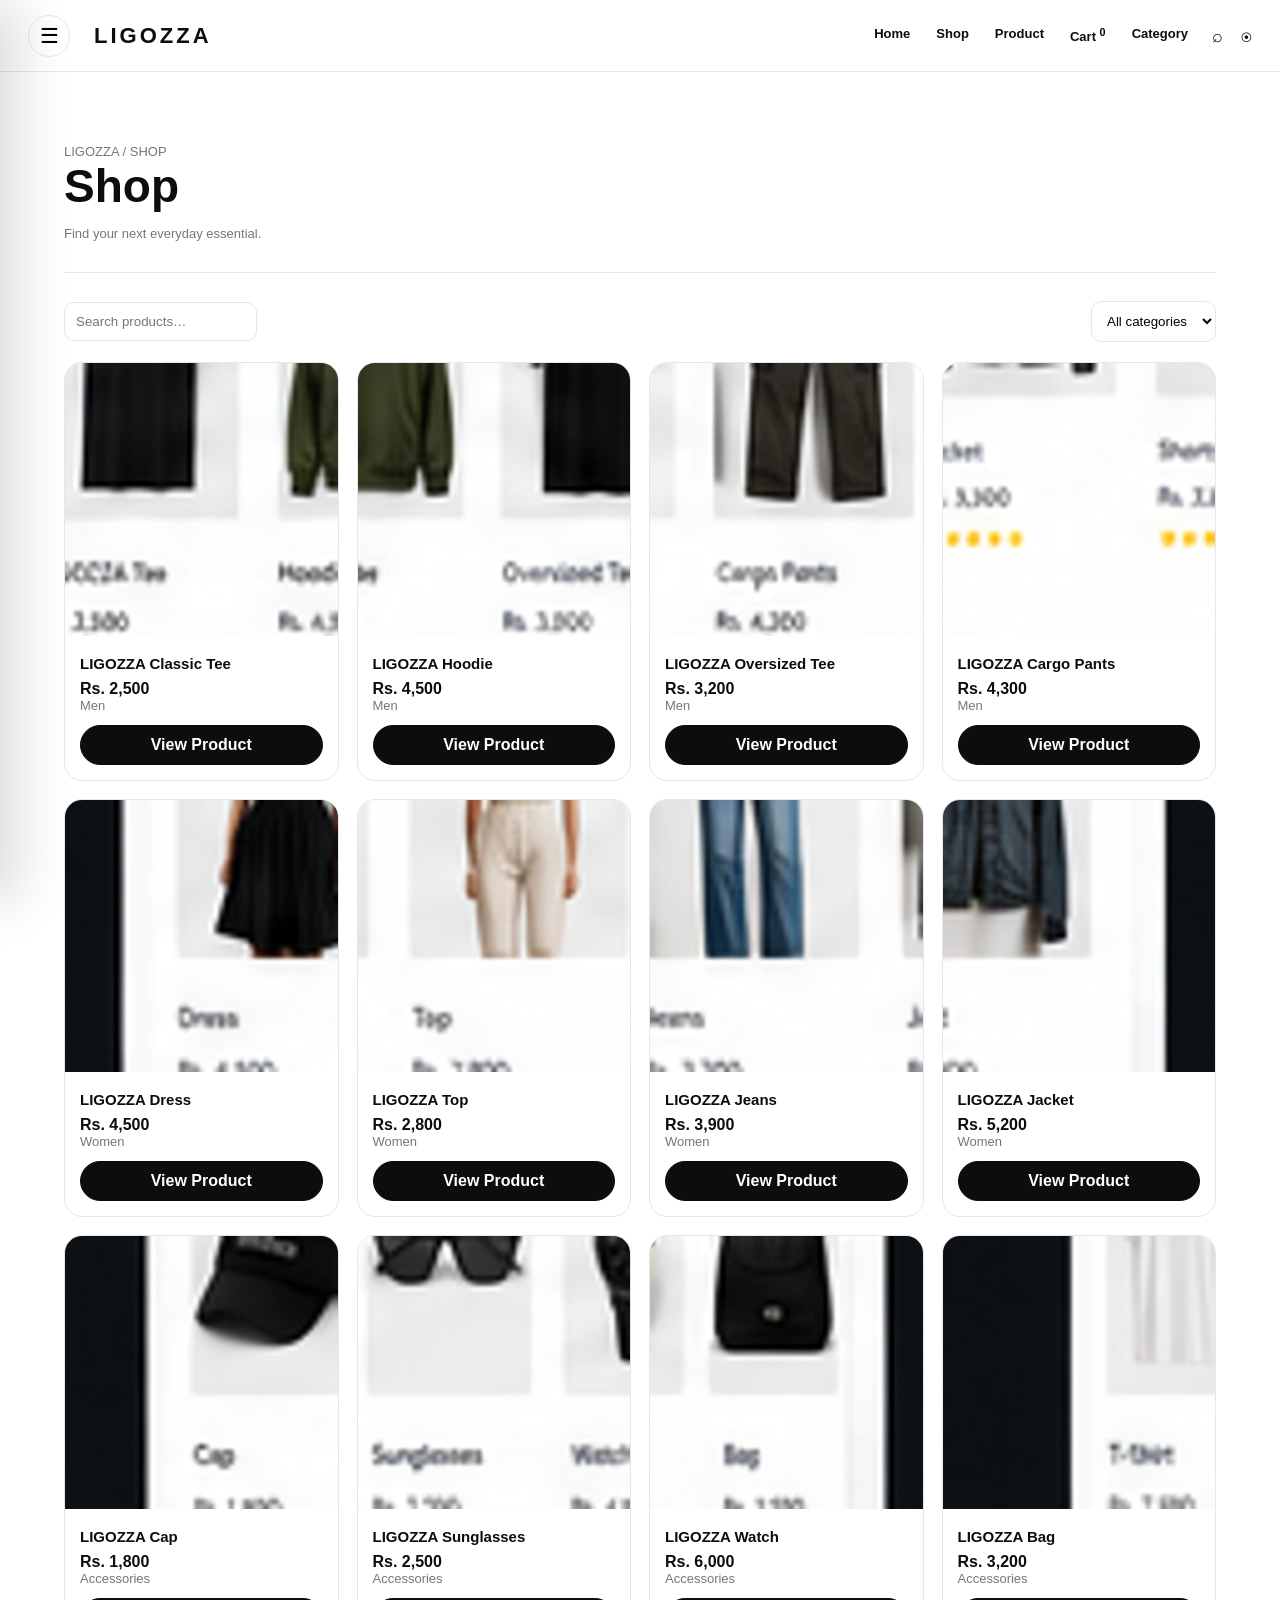
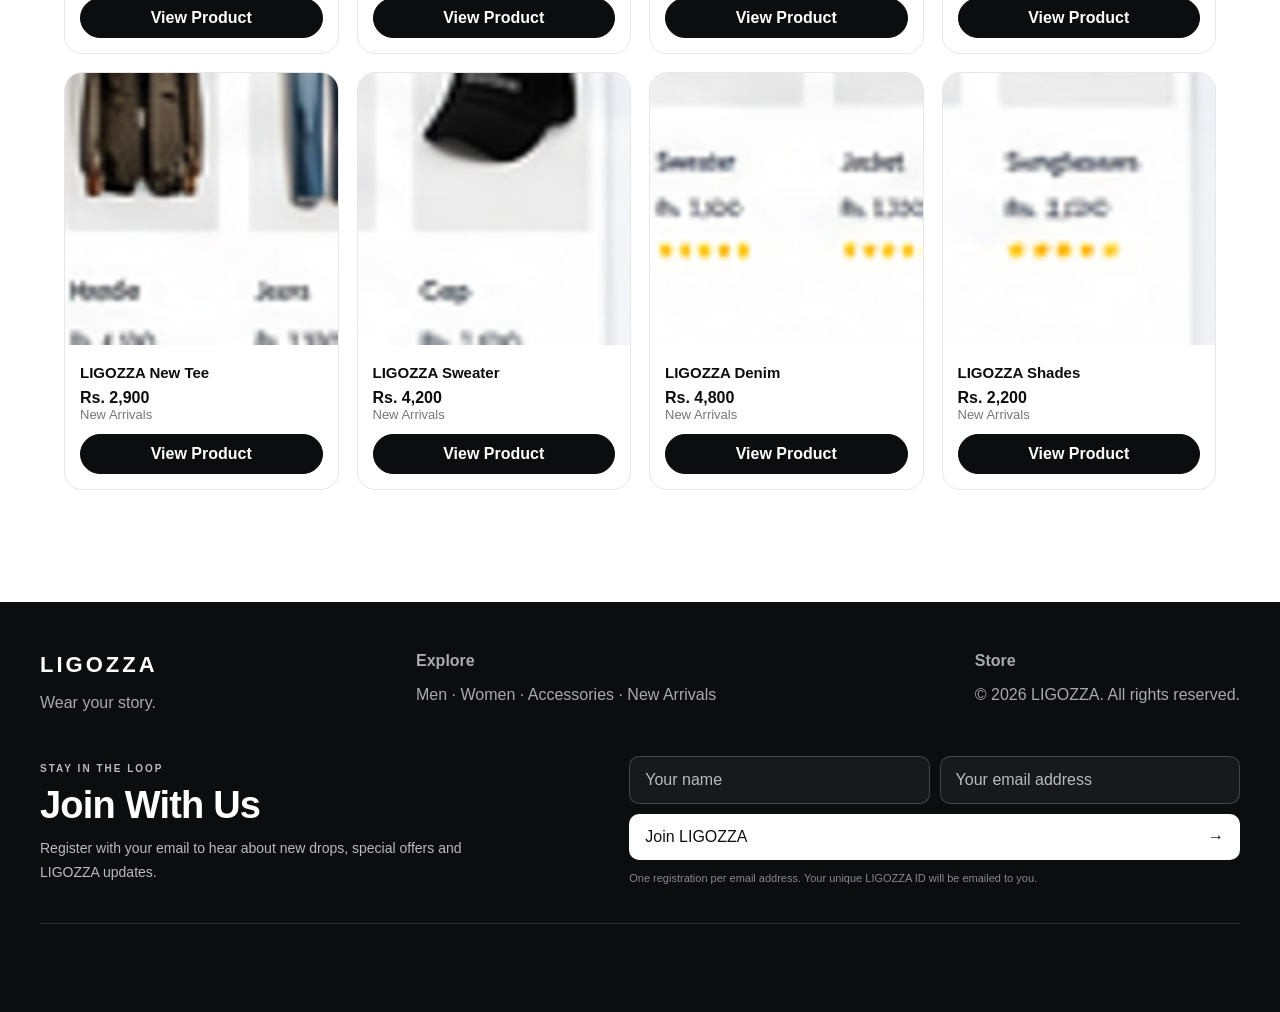
<file: shop.html>
<!doctype html><html lang="en"><head><meta charset="utf-8"><meta name="viewport" content="width=device-width,initial-scale=1"><title>Shop — LIGOZZA</title><link rel="stylesheet" href="style.css"></head><body>
<header class="topbar"><button class="hamb">☰</button><a class="brand" href="index.html">LIGOZZA</a><nav class="nav"><a href="index.html">Home</a><a href="shop.html">Shop</a><a href="product.html?id=1">Product</a><a href="cart.html">Cart <sup class="cart-count">0</sup></a><a href="category.html">Category</a></nav><div class="icons">⌕　◉</div></header>
<aside class="drawer"><button class="close">×</button><h2>LIGOZZA</h2><a href="index.html">Home</a><a href="shop.html">Shop</a><a href="product.html?id=1">Product</a><a href="cart.html">Cart</a><a href="category.html">Category</a><small>CATEGORIES</small><a href="men.html">Men</a><a href="women.html">Women</a><a href="accessories.html">Accessories</a><a href="new-arrivals.html">New Arrivals</a><small>MANAGE</small><a href="admin.html">Edit Products</a></aside>
<main class="container"><div class="pagehead"><div class="muted">LIGOZZA / SHOP</div><h1>Shop</h1><p class="muted">Find your next everyday essential.</p></div><div class="toolbar"><input id="q" placeholder="Search products…"><select id="cat"><option value="">All categories</option><option>Men</option><option>Women</option><option>Accessories</option><option>New Arrivals</option></select></div><section class="grid" id="products"></section></main><footer><div class="foot"><div><div class="brand">LIGOZZA</div><p>Wear your story.</p></div><div><b>Explore</b><p>Men · Women · Accessories · New Arrivals</p></div><div><b>Store</b><p>© 2026 LIGOZZA. All rights reserved.</p></div></div><div class="join-us">
  <div class="join-copy"><span class="join-kicker">STAY IN THE LOOP</span><h2>Join With Us</h2><p>Register with your email to hear about new drops, special offers and LIGOZZA updates.</p></div>
  <form class="join-form" action="https://YOUR-PHP-HOSTING-DOMAIN/register.php" method="POST">
    <label class="sr-only" for="join-name">Your name</label><input id="join-name" type="text" name="name" placeholder="Your name" autocomplete="name" maxlength="120" required>
    <label class="sr-only" for="join-email">Your email address</label><input id="join-email" type="email" name="email" placeholder="Your email address" autocomplete="email" maxlength="254" required>
    <label class="sr-only" for="join-website">Leave this field empty</label><input id="join-website" type="text" name="website" tabindex="-1" autocomplete="off" style="position:absolute;left:-10000px" aria-hidden="true">
    <button type="submit">Join LIGOZZA <span aria-hidden="true">→</span></button>
    <small>One registration per email address. Your unique LIGOZZA ID will be emailed to you.</small>
  </form>
</div>
</footer><script src="script.js"></script></body></html>
</file>
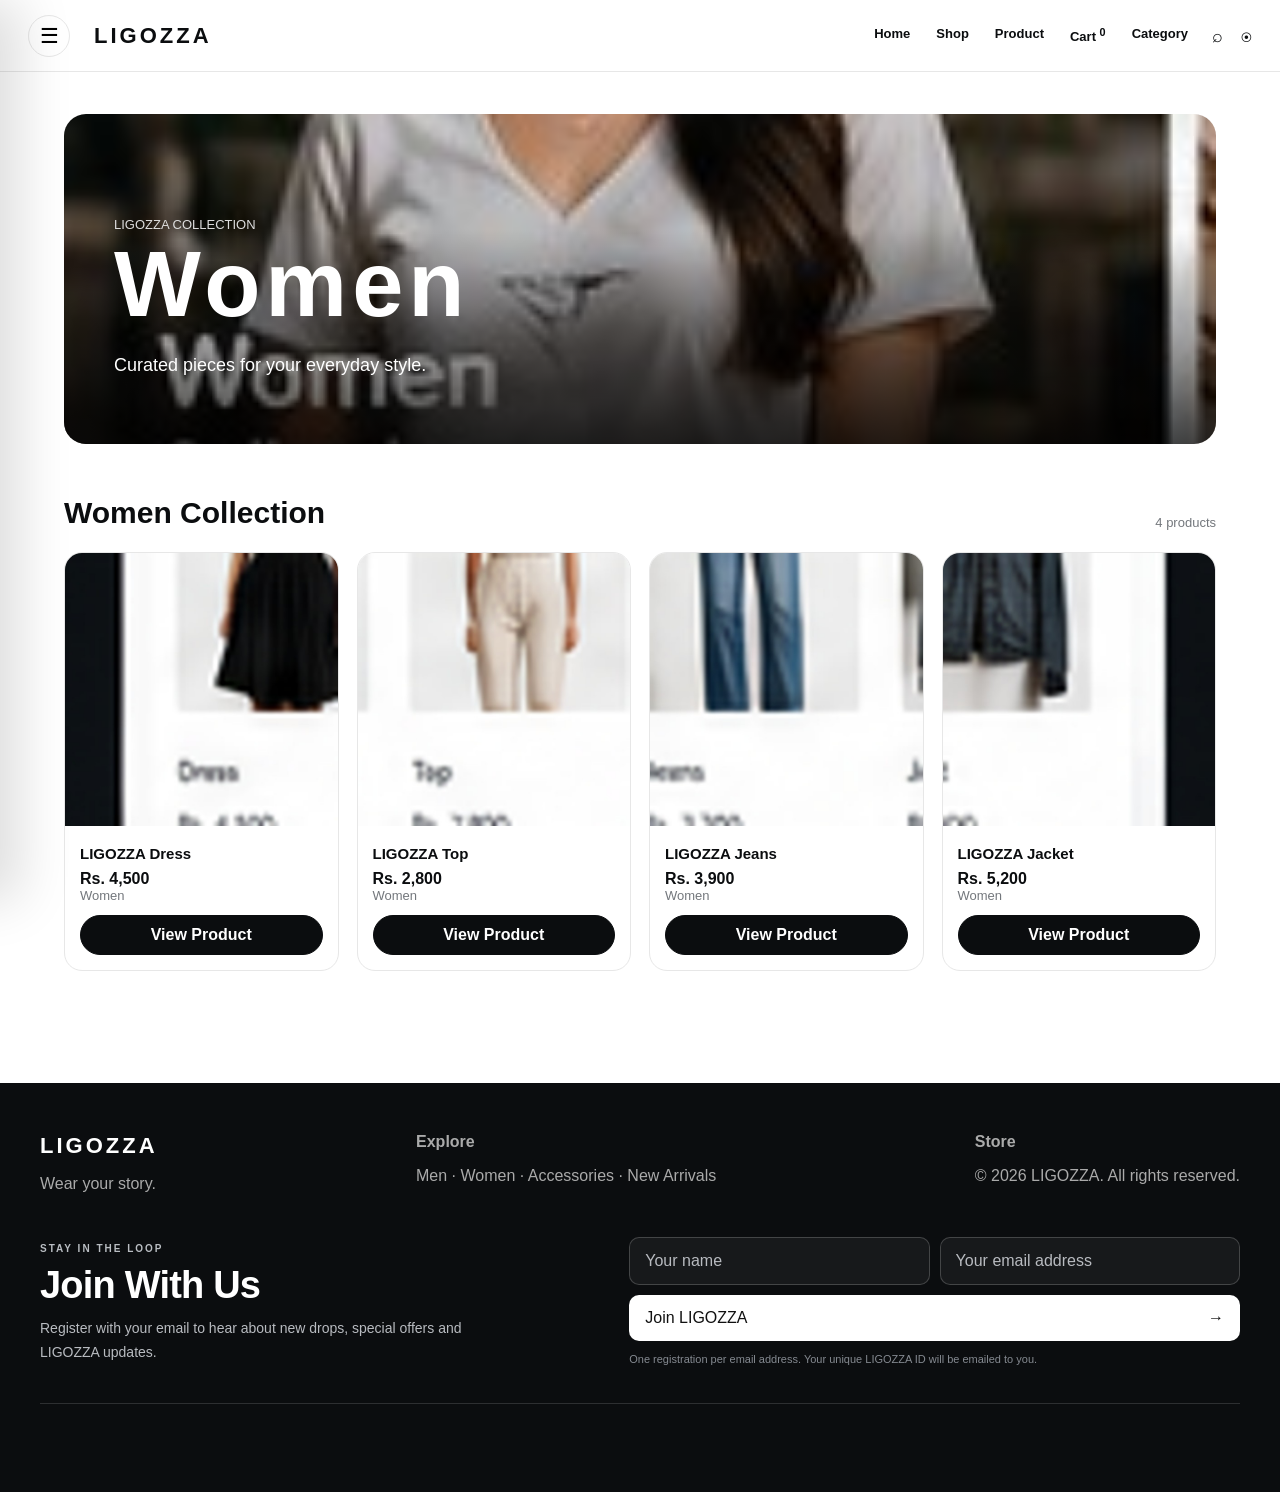
<file: women.html>
<!doctype html><html lang="en"><head><meta charset="utf-8"><meta name="viewport" content="width=device-width,initial-scale=1"><title>Women — LIGOZZA</title><link rel="stylesheet" href="style.css"></head><body data-category="Women">
<header class="topbar"><button class="hamb">☰</button><a class="brand" href="index.html">LIGOZZA</a><nav class="nav"><a href="index.html">Home</a><a href="shop.html">Shop</a><a href="product.html?id=1">Product</a><a href="cart.html">Cart <sup class="cart-count">0</sup></a><a href="category.html">Category</a></nav><div class="icons">⌕　◉</div></header>
<aside class="drawer"><button class="close">×</button><h2>LIGOZZA</h2><a href="index.html">Home</a><a href="shop.html">Shop</a><a href="product.html?id=1">Product</a><a href="cart.html">Cart</a><a href="category.html">Category</a><small>CATEGORIES</small><a href="men.html">Men</a><a href="women.html">Women</a><a href="accessories.html">Accessories</a><a href="new-arrivals.html">New Arrivals</a><small>MANAGE</small><a href="admin.html">Edit Products</a></aside>
<main class="container"><div class="hero" style="min-height:330px;background-image:url('assets/women.jpg')"><div><div class="muted" style="color:#ddd">LIGOZZA COLLECTION</div><h1>Women</h1><p>Curated pieces for your everyday style.</p></div></div><div class="section-title"><h2>Women Collection</h2><span class="muted">4 products</span></div><section class="grid" id="products"></section></main><footer><div class="foot"><div><div class="brand">LIGOZZA</div><p>Wear your story.</p></div><div><b>Explore</b><p>Men · Women · Accessories · New Arrivals</p></div><div><b>Store</b><p>© 2026 LIGOZZA. All rights reserved.</p></div></div><div class="join-us">
  <div class="join-copy"><span class="join-kicker">STAY IN THE LOOP</span><h2>Join With Us</h2><p>Register with your email to hear about new drops, special offers and LIGOZZA updates.</p></div>
  <form class="join-form" action="https://YOUR-PHP-HOSTING-DOMAIN/register.php" method="POST">
    <label class="sr-only" for="join-name">Your name</label><input id="join-name" type="text" name="name" placeholder="Your name" autocomplete="name" maxlength="120" required>
    <label class="sr-only" for="join-email">Your email address</label><input id="join-email" type="email" name="email" placeholder="Your email address" autocomplete="email" maxlength="254" required>
    <label class="sr-only" for="join-website">Leave this field empty</label><input id="join-website" type="text" name="website" tabindex="-1" autocomplete="off" style="position:absolute;left:-10000px" aria-hidden="true">
    <button type="submit">Join LIGOZZA <span aria-hidden="true">→</span></button>
    <small>One registration per email address. Your unique LIGOZZA ID will be emailed to you.</small>
  </form>
</div>
</footer><script src="script.js"></script></body></html>
</file>
<file: style.css>
:root{--ink:#0b0d0f;--muted:#73777c;--line:#e7e7e7;--paper:#fff;--soft:#f6f6f4}
*{box-sizing:border-box}html{scroll-behavior:smooth}body{margin:0;font-family:Inter,Arial,sans-serif;color:var(--ink);background:#fff}a{text-decoration:none;color:inherit}
.topbar{height:72px;border-bottom:1px solid var(--line);display:flex;align-items:center;gap:24px;padding:0 28px;position:sticky;top:0;background:#fff;z-index:20}.brand{font-weight:900;letter-spacing:3px;font-size:22px;margin-right:auto}.nav{display:flex;gap:26px;font-size:13px;font-weight:700}.nav a:hover{opacity:.55}.icons{display:flex;gap:14px;font-size:18px}.hamb{width:42px;height:42px;border:1px solid var(--line);border-radius:50%;background:#fff;font-size:21px;cursor:pointer}
.drawer{position:fixed;left:0;top:0;bottom:0;width:290px;background:#0b0d0f;color:#fff;z-index:50;padding:28px;transform:translateX(-100%);transition:.3s;box-shadow:20px 0 50px #0002}.drawer.open{transform:none}.drawer h2{letter-spacing:4px;margin:8px 0 40px}.drawer .close{float:right;background:none;border:0;color:#fff;font-size:24px}.drawer a{display:block;padding:14px 0;border-bottom:1px solid #ffffff18;color:#ddd}.drawer small{display:block;color:#777;margin:28px 0 8px}
.container{max-width:1200px;margin:auto;padding:42px 24px}.hero{min-height:540px;background-size:cover;background-position:center;border-radius:22px;display:flex;align-items:flex-end;padding:50px;color:#fff;position:relative;overflow:hidden}.hero:after{content:"";position:absolute;inset:0;background:linear-gradient(0deg,#000b,transparent 65%)}.hero>*{position:relative;z-index:1}.hero h1{font-size:clamp(48px,8vw,92px);margin:0;letter-spacing:5px}.hero p{font-size:18px;max-width:480px}.btn{display:inline-flex;align-items:center;justify-content:center;border:1px solid var(--ink);background:var(--ink);color:#fff;padding:13px 22px;border-radius:999px;font-weight:700;cursor:pointer}.btn.light{background:#fff;color:#111}.section-title{display:flex;justify-content:space-between;align-items:end;margin:52px 0 22px}.section-title h2{margin:0;font-size:30px}.grid{display:grid;grid-template-columns:repeat(4,1fr);gap:18px}.card{border:1px solid var(--line);border-radius:18px;overflow:hidden;background:#fff}.card img{width:100%;aspect-ratio:1/1;object-fit:cover;background:#f2f2f0}.card .pad{padding:15px}.card h3{font-size:15px;margin:0 0 8px}.price{font-weight:800}.muted{color:var(--muted);font-size:13px}.card .btn{width:100%;margin-top:12px;padding:10px}.cat-grid{display:grid;grid-template-columns:repeat(4,1fr);gap:14px}.cat{height:260px;border-radius:18px;overflow:hidden;position:relative;background-size:cover;background-position:center}.cat:after{content:"";position:absolute;inset:0;background:linear-gradient(0deg,#000b,transparent)}.cat div{position:absolute;bottom:20px;left:20px;color:#fff;z-index:1}.cat h3{margin:0 0 5px;font-size:22px}
.pagehead{padding:30px 0 18px;border-bottom:1px solid var(--line);margin-bottom:28px}.pagehead h1{font-size:46px;margin:0 0 8px}.toolbar{display:flex;gap:12px;align-items:center;margin-bottom:20px}.toolbar select,.toolbar input{padding:11px;border:1px solid var(--line);border-radius:10px;background:#fff}.toolbar select{margin-left:auto}
.product{display:grid;grid-template-columns:1.05fr 1fr;gap:60px}.product-main{width:100%;aspect-ratio:1/1;object-fit:cover;border-radius:20px;background:#f2f2f0}.product h1{font-size:46px;margin:0 0 12px}.product .bigprice{font-size:26px;font-weight:900;margin:18px 0}.qty{display:flex;align-items:center;gap:12px;margin:20px 0}.qty button{width:36px;height:36px;border:1px solid var(--line);background:#fff;border-radius:50%}.chips{display:flex;gap:8px;flex-wrap:wrap}.chip{border:1px solid var(--line);padding:10px 15px;border-radius:9px}.actions{display:flex;gap:10px}.actions .btn{flex:1}
.cartrow{display:grid;grid-template-columns:90px 1fr auto auto;gap:20px;align-items:center;padding:18px 0;border-bottom:1px solid var(--line)}.cartrow img{width:90px;height:90px;object-fit:cover;border-radius:12px}.summary{max-width:420px;margin:30px 0 0 auto;border:1px solid var(--line);border-radius:18px;padding:22px}.summary div{display:flex;justify-content:space-between;padding:7px 0}.summary .total{font-size:20px;font-weight:900;border-top:1px solid var(--line);margin-top:10px;padding-top:15px}
.admin{display:grid;grid-template-columns:230px 1fr;gap:24px}.side{background:#0b0d0f;color:#fff;border-radius:18px;padding:22px;height:max-content}.side a{display:block;padding:11px 0;color:#ccc}.form{border:1px solid var(--line);border-radius:18px;padding:24px}.form-grid{display:grid;grid-template-columns:1fr 1fr;gap:16px}.field label{display:block;font-size:12px;font-weight:800;margin-bottom:7px}.field input,.field select,.field textarea{width:100%;padding:12px;border:1px solid var(--line);border-radius:10px}.field textarea{min-height:100px}.full{grid-column:1/-1}.upload{border:2px dashed var(--line);padding:22px;text-align:center;border-radius:12px}.adminlist{margin-top:25px}.adminitem{display:grid;grid-template-columns:70px 1fr auto auto;gap:14px;align-items:center;padding:10px 0;border-bottom:1px solid var(--line)}.adminitem img{width:70px;height:70px;object-fit:cover;border-radius:10px}
footer{margin-top:70px;padding:50px 24px;background:#0b0d0f;color:#aaa}footer .brand{color:#fff}.foot{max-width:1200px;margin:auto;display:flex;justify-content:space-between;gap:30px}
@media(max-width:850px){.nav{display:none}.grid{grid-template-columns:repeat(2,1fr)}.cat-grid{grid-template-columns:repeat(2,1fr)}.product{grid-template-columns:1fr;gap:25px}.product h1{font-size:36px}.admin{grid-template-columns:1fr}.form-grid{grid-template-columns:1fr}.full{grid-column:auto}.cartrow{grid-template-columns:65px 1fr auto}.cartrow img{width:65px;height:65px}.cartrow .lineprice{display:none}.hero{min-height:460px;padding:30px}.hero h1{font-size:54px}}
@media(max-width:520px){.topbar{padding:0 14px}.container{padding:28px 14px}.grid{gap:10px}.cat-grid{gap:10px}.cat{height:190px}.section-title h2{font-size:24px}.hero{border-radius:14px}.card{border-radius:12px}.pagehead h1{font-size:36px}}
.product-gallery{display:grid;grid-template-columns:74px 1fr;gap:14px;align-items:start}.thumbs{display:flex;flex-direction:column;gap:10px;max-height:620px;overflow:auto}.thumb{padding:0;border:1px solid var(--line);background:#fff;border-radius:10px;overflow:hidden;cursor:pointer}.thumb.active{border:2px solid var(--ink)}.thumb img{display:block;width:70px;height:70px;object-fit:cover}.chip{background:#fff;cursor:pointer}.chip.selected{background:var(--ink);color:#fff;border-color:var(--ink)}.size-editor{display:flex;gap:10px;flex-wrap:wrap}.size-editor label{border:1px solid var(--line);border-radius:10px;padding:10px 13px;background:#fff;cursor:pointer}.size-editor input{accent-color:#0b0d0f;margin-right:6px}.gallery-admin{display:grid;grid-template-columns:repeat(auto-fill,minmax(110px,1fr));gap:12px}.gallery-admin-item{border:1px solid var(--line);border-radius:12px;padding:8px;display:flex;flex-direction:column;gap:7px}.gallery-admin-item img{width:100%;aspect-ratio:1/1;object-fit:cover;border-radius:8px}.gallery-admin-item span{font-size:12px;font-weight:700}.remove-img{border:0;background:#f2f2f0;border-radius:8px;padding:7px;cursor:pointer}.adminitem .muted{line-height:1.5}@media(max-width:850px){.product-gallery{grid-template-columns:1fr}.thumbs{order:2;flex-direction:row;max-height:none;overflow-x:auto}.thumb img{width:62px;height:62px}}
.checkout-grid{display:grid;grid-template-columns:1.45fr .8fr;gap:22px}.panel{background:#fff;border:1px solid #e8e8e8;border-radius:20px;padding:24px;box-shadow:0 12px 35px rgba(0,0,0,.05)}.formgrid{display:grid;grid-template-columns:1fr 1fr;gap:14px}.formgrid label{font-weight:700;font-size:14px}.formgrid .full{grid-column:1/-1}.formgrid input{display:block;width:100%;box-sizing:border-box;margin-top:7px;padding:13px;border:1px solid #ddd;border-radius:10px}.pay-option{display:flex;gap:12px;align-items:flex-start;padding:15px;border:1px solid #ddd;border-radius:13px;margin:10px 0;cursor:pointer}.pay-option input{margin-top:4px}.pay-option span{display:flex;flex-direction:column;gap:5px}.pay-option small{color:#777}.notice{background:#f4f6f8;border-radius:12px;padding:13px;margin:14px 0;color:#555;font-size:13px}.checkout-btn{width:100%;margin-top:14px}.checkout-item{display:grid;grid-template-columns:55px 1fr auto;gap:12px;align-items:center;padding:12px 0;border-bottom:1px solid #eee}.checkout-item img{width:55px;height:65px;object-fit:cover;border-radius:10px}.success{padding:50px!important}@media(max-width:800px){.checkout-grid{grid-template-columns:1fr}.formgrid{grid-template-columns:1fr}.formgrid .full{grid-column:auto}}


/* Join With Us email registration */
.join-us{max-width:1200px;margin:0 auto 38px;padding:28px 0 36px;border-bottom:1px solid #ffffff24;display:grid;grid-template-columns:1fr 1.1fr;gap:34px;align-items:center}
.join-kicker{font-size:10px;letter-spacing:2px;font-weight:800;color:#b9bdc2}
.join-copy h2{margin:8px 0 10px;color:#fff;font-size:clamp(28px,4vw,38px);letter-spacing:-.8px}
.join-copy p{margin:0;max-width:430px;line-height:1.7;color:#b8bbc0;font-size:14px}
.join-form{display:grid;grid-template-columns:1fr 1fr;gap:10px;align-items:start}
.join-form input{width:100%;min-width:0;padding:14px 15px;border:1px solid #ffffff30;border-radius:10px;background:#ffffff0d;color:#fff;font:inherit;outline:none}
.join-form input:focus{border-color:#fff}.join-form input::placeholder{color:#b8bbc0}
.join-form button{grid-column:1/-1;display:flex;justify-content:space-between;align-items:center;padding:14px 16px;border:0;border-radius:10px;background:#fff;color:#111;font-weight:800;cursor:pointer;font:inherit}
.join-form button:hover{background:#e9e9e7}.join-form small{grid-column:1/-1;color:#858a91;font-size:11px;line-height:1.5}
.sr-only{position:absolute;width:1px;height:1px;padding:0;margin:-1px;overflow:hidden;clip:rect(0,0,0,0);white-space:nowrap;border:0}
@media(max-width:700px){.join-us{grid-template-columns:1fr;gap:22px;padding:24px 0 30px}.join-form{grid-template-columns:1fr}.join-form button,.join-form small{grid-column:auto}}
</file>
